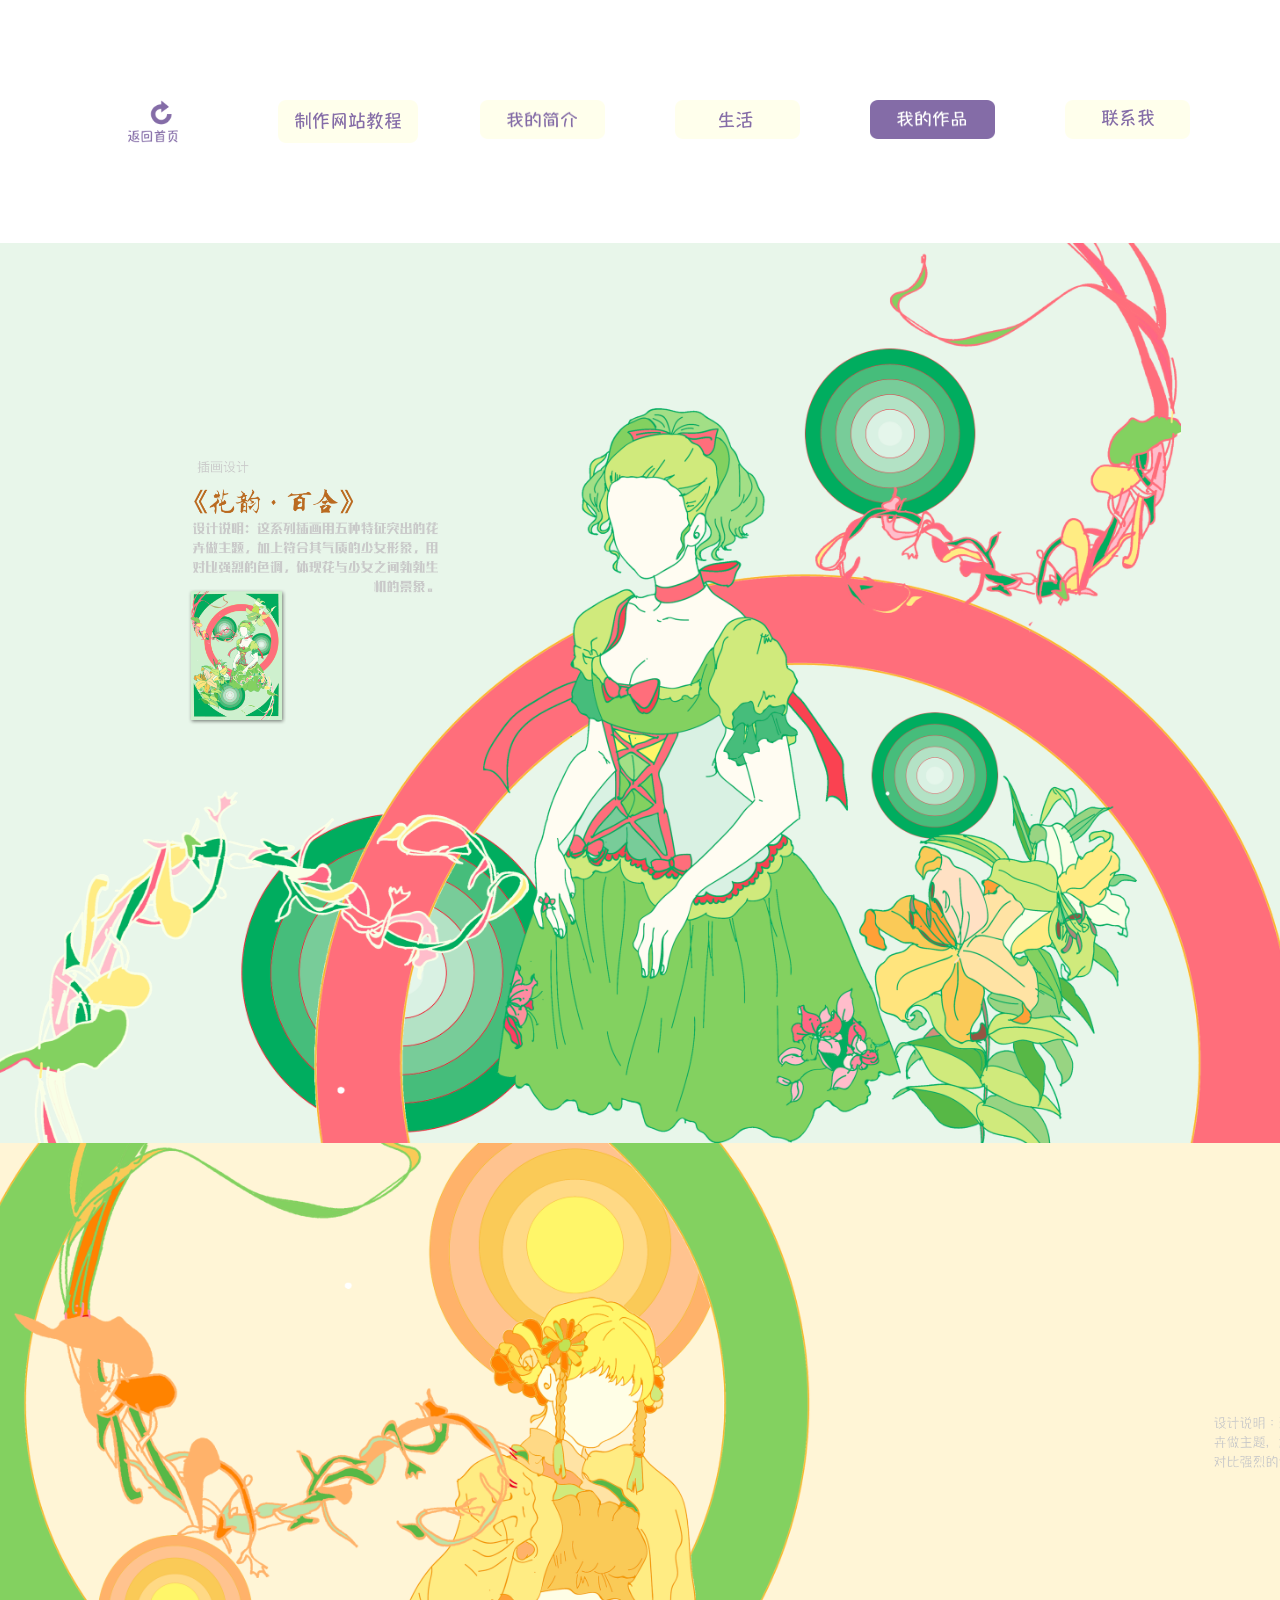
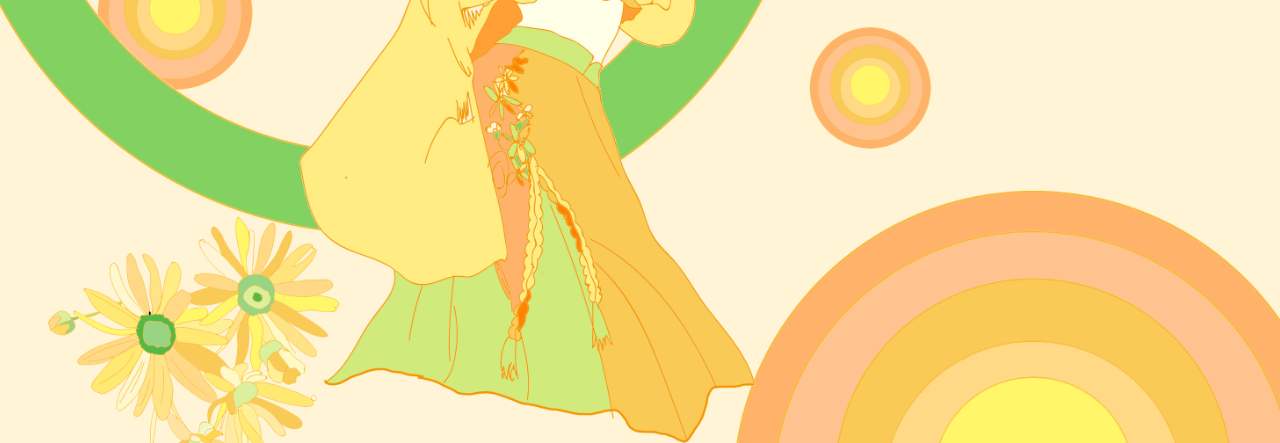
<file: html/baihe.html>
<!doctype html>
<html>
<head>
    <meta charset="utf-8">
    <meta name="keywords" content="">
    <meta name="description" content="">
    <meta name="viewport" content="width=device-width, initial-scale=1.0, viewport-fit=cover">
    <link rel="shortcut icon" type="image/png" href="favicon.png">
    
	<link rel="stylesheet" type="text/css" href="./css/bootstrap.min.css?4349">
	<link rel="stylesheet" type="text/css" href="style.css?1300">
	<link rel="stylesheet" type="text/css" href="./css/font-awesome.min.css">
	
    <title>baihe</title>


    
<!-- Analytics -->
 
<!-- Analytics END -->
    
</head>
<body>
<!-- Main container -->
<div class="page-container">
    
<!-- bloc-3 -->
<div class="bloc l-bloc" id="bloc-3">
	<div class="container bloc-lg">
		<div class="row">
			<div class="col">
				<div class="row">
					<div class="col">
						<a href="shouye.html"><img src="img/lazyload-ph.png" data-src="img/fanhuishouye.png" class="img-fluid mx-auto d-block img-26-style lazyload" /></a>
					</div>
					<div class="col">
						<a href="yumingzhuce.html"><img src="img/lazyload-ph.png" data-src="img/daohang1.0.png" class="img-fluid mx-auto d-block lazyload" /></a>
					</div>
					<div class="col">
						<a href="index.html"><img src="img/lazyload-ph.png" data-src="img/daohang2.2.png" class="img-fluid mx-auto d-block img-28-daohan-style lazyload" /></a>
					</div>
					<div class="col">
						<a href="wodshneghuo.html"><img src="img/lazyload-ph.png" data-src="img/编组%205.png" class="img-fluid mx-auto d-block lazyload" /></a>
					</div>
					<div class="col">
						<img src="img/lazyload-ph.png" data-src="img/zuoing.png" class="img-fluid mx-auto d-block img-zuoi-style lazyload" />
					</div>
					<div class="col">
						<a href="lianxiwo.html"><img src="img/lazyload-ph.png" data-src="img/编组%206.png" class="img-fluid mx-auto d-block lazyload" /></a>
					</div>
				</div>
			</div>
		</div>
	</div>
</div>
<!-- bloc-3 END -->

<!-- bloc-3 -->
<div class="bloc bg-baihe bloc-fill-screen f33 l-bloc" id="bloc-3">
	<div class="container">
		<div class="row">
			<div class="col">
				<div class="row">
					<div class="col">
						<div class="row">
							<div class="col">
								<div class="row">
									<div class="col">
										<img src="img/lazyload-ph.png" data-src="img/baihehsuom.png" class="img-fluid mx-auto d-block img-baihehsu-style scroll-fx-left-in lazyload" />
										<div class="row">
											<div class="col">
												<div class="row">
													<div class="col">
														<div class="row h">
															<div class="col">
																<div class="row">
																	<div class="col h">
																	</div>
																</div>
															</div>
														</div>
													</div>
												</div>
											</div>
										</div>
									</div>
								</div>
							</div>
							<div class="col">
								<div class="row k">
									<div class="col">
									</div>
								</div>
							</div>
						</div>
					</div>
				</div>
			</div>
		</div>
	</div>
</div>
<!-- bloc-3 END -->

<!-- bloc-4 -->
<div class="bloc cxd bg-chuju bloc-fill-screen l-bloc" id="bloc-4">
	<div class="container">
		<div class="row">
			<div class="col">
				<div class="row">
					<div class="col-lg-9">
					</div>
					<div class="col">
						<img src="img/lazyload-ph.png" data-src="img/chujushuom.png" class="img-fluid mx-auto d-block img-27-style scroll-fx-right-in lazyload" />
						<div class="row">
							<div class="col">
								<div class="row">
									<div class="col o">
									</div>
								</div>
							</div>
						</div>
					</div>
				</div>
			</div>
		</div>
	</div>
</div>
<!-- bloc-4 END -->

<!-- ScrollToTop Button -->
<a class="bloc-button btn btn-d scrollToTop" onclick="scrollToTarget('1',this)"><span class="fa fa-chevron-up"></span></a>
<!-- ScrollToTop Button END-->


</div>
<!-- Main container END -->
    

<script src="./js/jquery-3.3.1.min.js?9196"></script>
<script src="./js/bootstrap.bundle.min.js?5815"></script>
<script src="./js/blocs.min.js?2557"></script>
<script src="./js/lazysizes.min.js" defer></script>
<script src="./js/scrollFX.js?3568"></script>
<!-- Additional JS END -->



<!-- Preloader -->
<div id="page-loading-blocs-notifaction" class="page-preloader"></div>
<!-- Preloader END -->

</body>
</html>
</file>
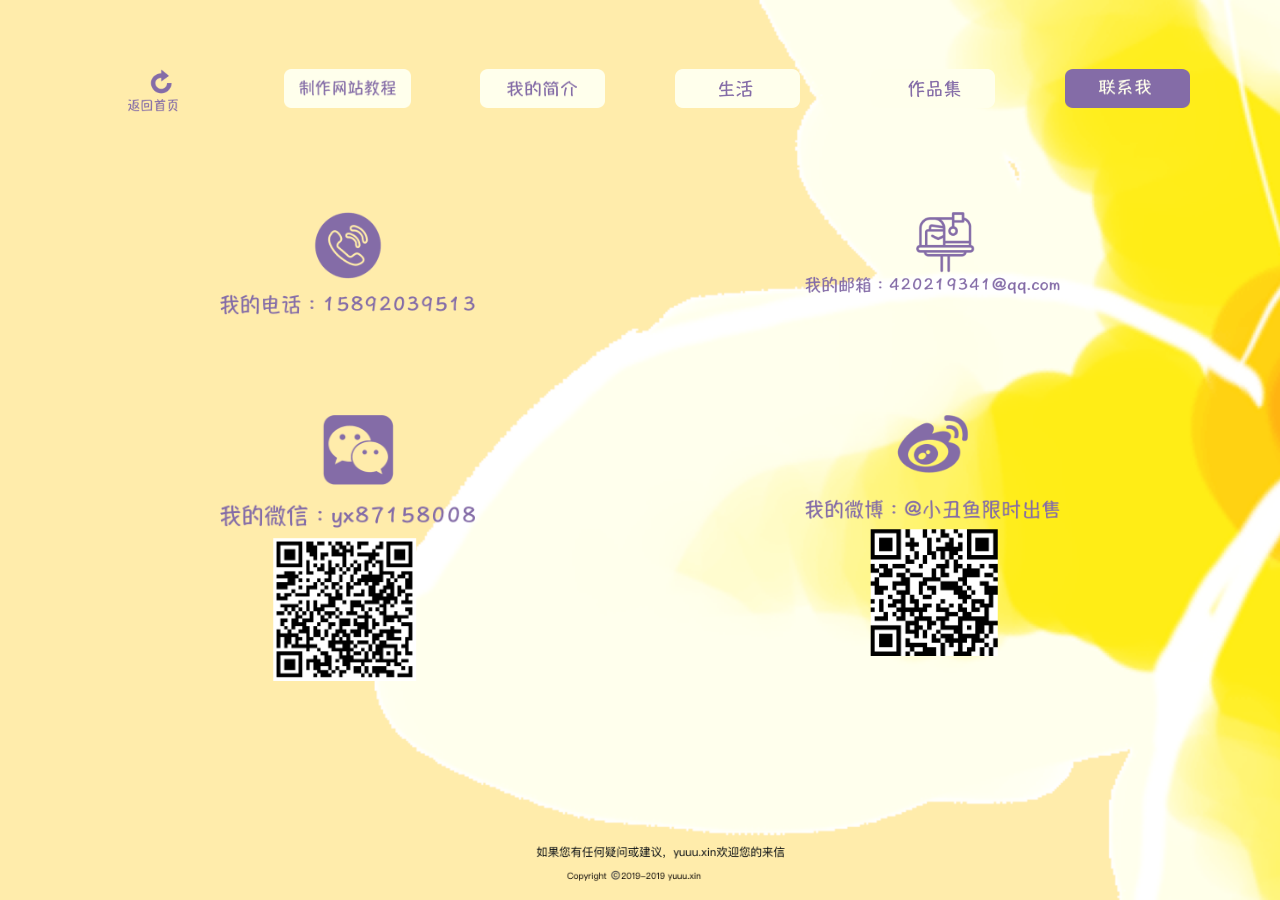
<file: html/lianxiwo.html>
<!doctype html>
<html>
<head>
    <meta charset="utf-8">
    <meta name="keywords" content="">
    <meta name="description" content="">
    <meta name="viewport" content="width=device-width, initial-scale=1.0, viewport-fit=cover">
    <link rel="shortcut icon" type="image/png" href="favicon.png">
    
	<link rel="stylesheet" type="text/css" href="./css/bootstrap.min.css?1409">
	<link rel="stylesheet" type="text/css" href="style.css?212">
	<link rel="stylesheet" type="text/css" href="./css/font-awesome.min.css">
	
    <title>lianxiwo</title>


    
<!-- Analytics -->
 
<!-- Analytics END -->
    
</head>
<body>
<!-- Main container -->
<div class="page-container">
    
<!-- bloc-2 -->
<div class="bloc bg-beijing3 bloc-fill-screen l-bloc" id="bloc-2">
	<div class="container">
		<div class="row">
			<div class="col">
				<div class="row">
					<div class="col">
						<div class="row">
							<div class="col">
								<a href="shouye.html"><img src="img/lazyload-ph.png" data-src="img/fanhuishouye.png" class="img-fluid mx-auto d-block img-fanhuishou-style lazyload" /></a>
							</div>
							<div class="col">
								<a href="yumingzhuce.html"><img src="img/lazyload-ph.png" data-src="img/daohang1.0.png" class="img-fluid mx-auto d-block img-17-style lazyload" /></a>
							</div>
							<div class="col">
								<a href="index.html"><img src="img/lazyload-ph.png" data-src="img/daohang2.2.png" class="img-fluid mx-auto d-block img-daohan-style lazyload" /></a>
							</div>
							<div class="col">
								<a href="wodshneghuo.html"><img src="img/lazyload-ph.png" data-src="img/编组%205.png" class="img-fluid mx-auto d-block lazyload" /></a>
							</div>
							<div class="col">
								<a href="baihe.html"><img src="img/lazyload-ph.png" data-src="img/编组%204.png" class="img-fluid mx-auto d-block lazyload" /></a>
							</div>
							<div class="col">
								<img src="img/lazyload-ph.png" data-src="img/lianxiwozi.png" class="img-fluid mx-auto d-block img-lianxiwo-style lazyload" />
							</div>
						</div>
					</div>
				</div>
				<div class="row">
					<div class="col">
						<div class="row">
							<div class="col">
								<div class="row">
									<div class="col">
										<img src="img/lazyload-ph.png" data-src="img/dianhua.png" class="img-fluid mx-auto d-block i lazyload" />
									</div>
									<div class="col">
										<img src="img/lazyload-ph.png" data-src="img/youxiang.png" class="img-fluid mx-auto d-block i lazyload" />
									</div>
								</div>
							</div>
						</div>
						<div class="row">
							<div class="col">
								<div class="row">
									<div class="col">
										<img src="img/lazyload-ph.png" data-src="img/weixin.png" class="img-fluid mx-auto d-block dj lazyload" />
									</div>
									<div class="col">
										<img src="img/lazyload-ph.png" data-src="img/weibo.png" class="img-fluid mx-auto d-block dj lazyload" />
									</div>
								</div>
							</div>
						</div>
					</div>
				</div>
			</div>
		</div>
	</div>
</div>
<!-- bloc-2 END -->

<!-- ScrollToTop Button -->
<a class="bloc-button btn btn-d scrollToTop" onclick="scrollToTarget('1',this)"><span class="fa fa-chevron-up"></span></a>
<!-- ScrollToTop Button END-->


</div>
<!-- Main container END -->
    

<script src="./js/jquery-3.3.1.min.js?9196"></script>
<script src="./js/bootstrap.bundle.min.js?5815"></script>
<script src="./js/blocs.min.js?2557"></script>
<script src="./js/lazysizes.min.js" defer></script>
<!-- Additional JS END -->



<!-- Preloader -->
<div id="page-loading-blocs-notifaction" class="page-preloader"></div>
<!-- Preloader END -->

</body>
</html>
</file>
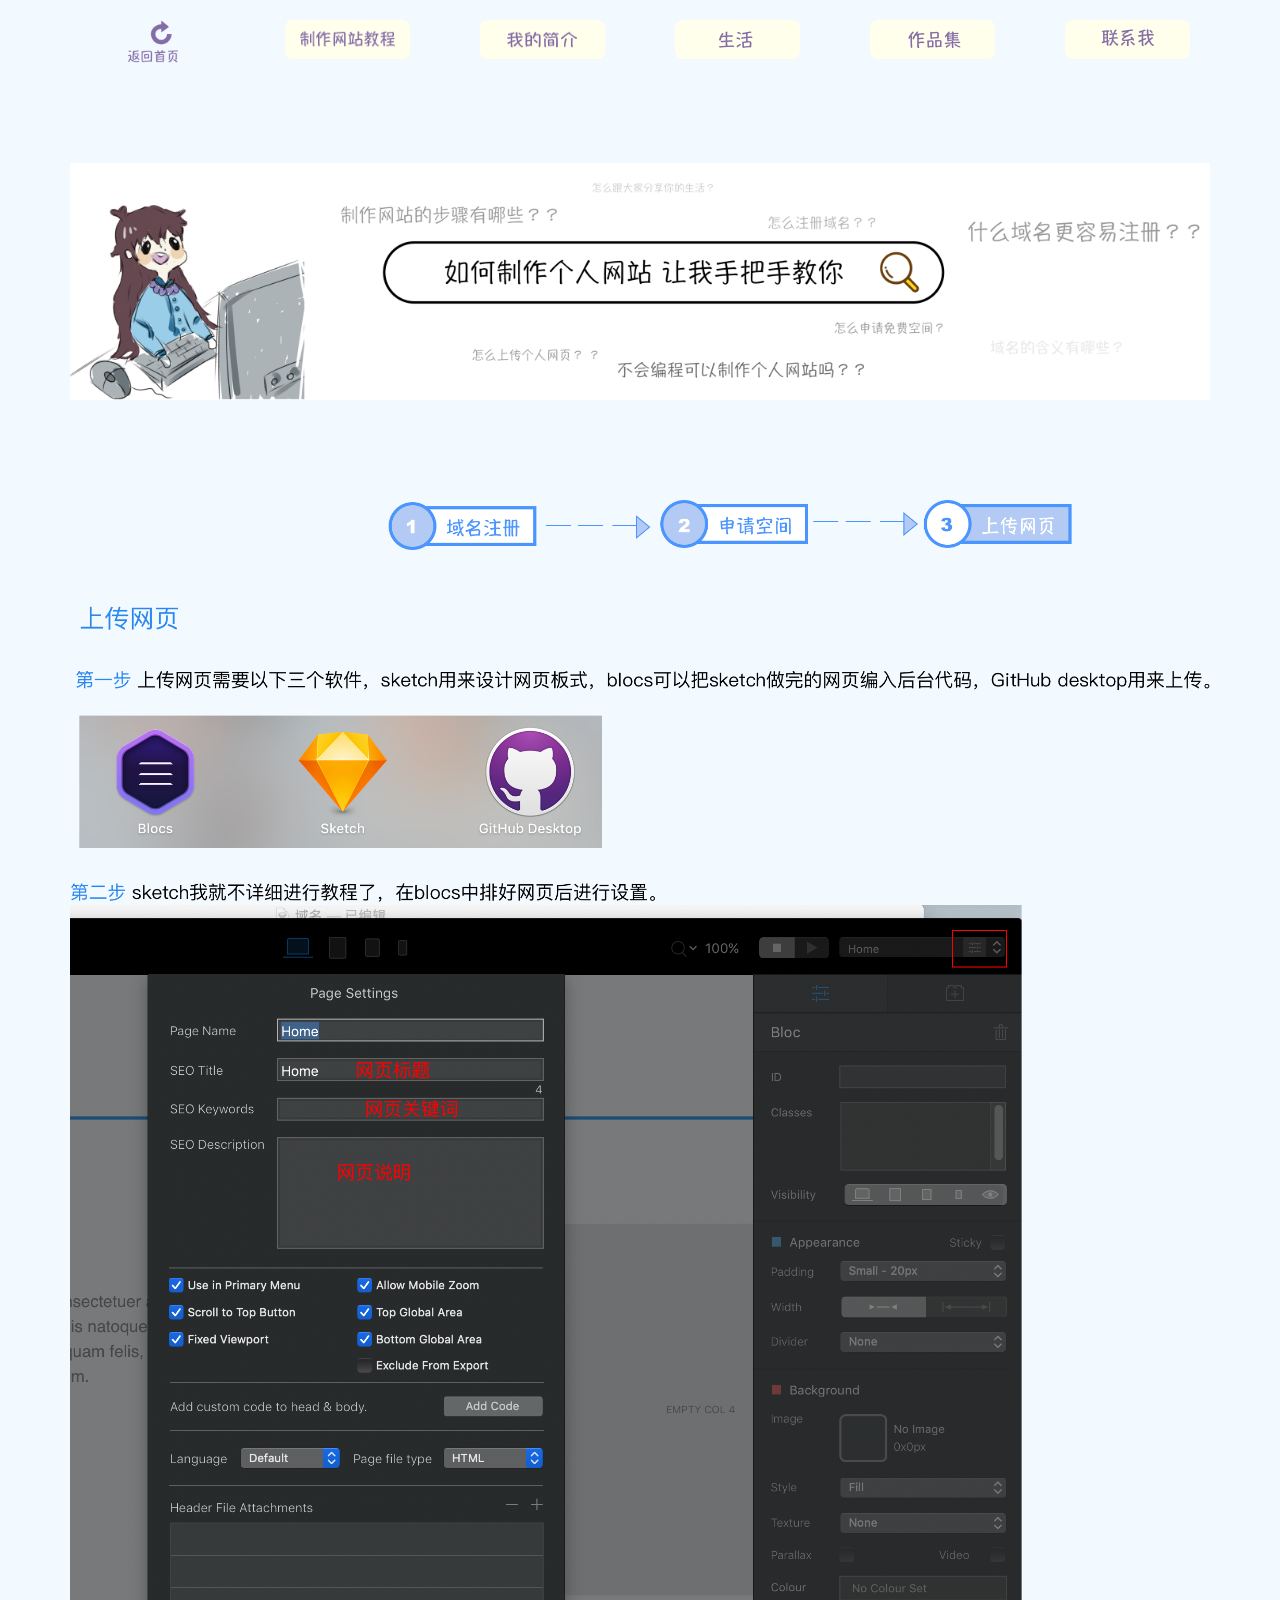
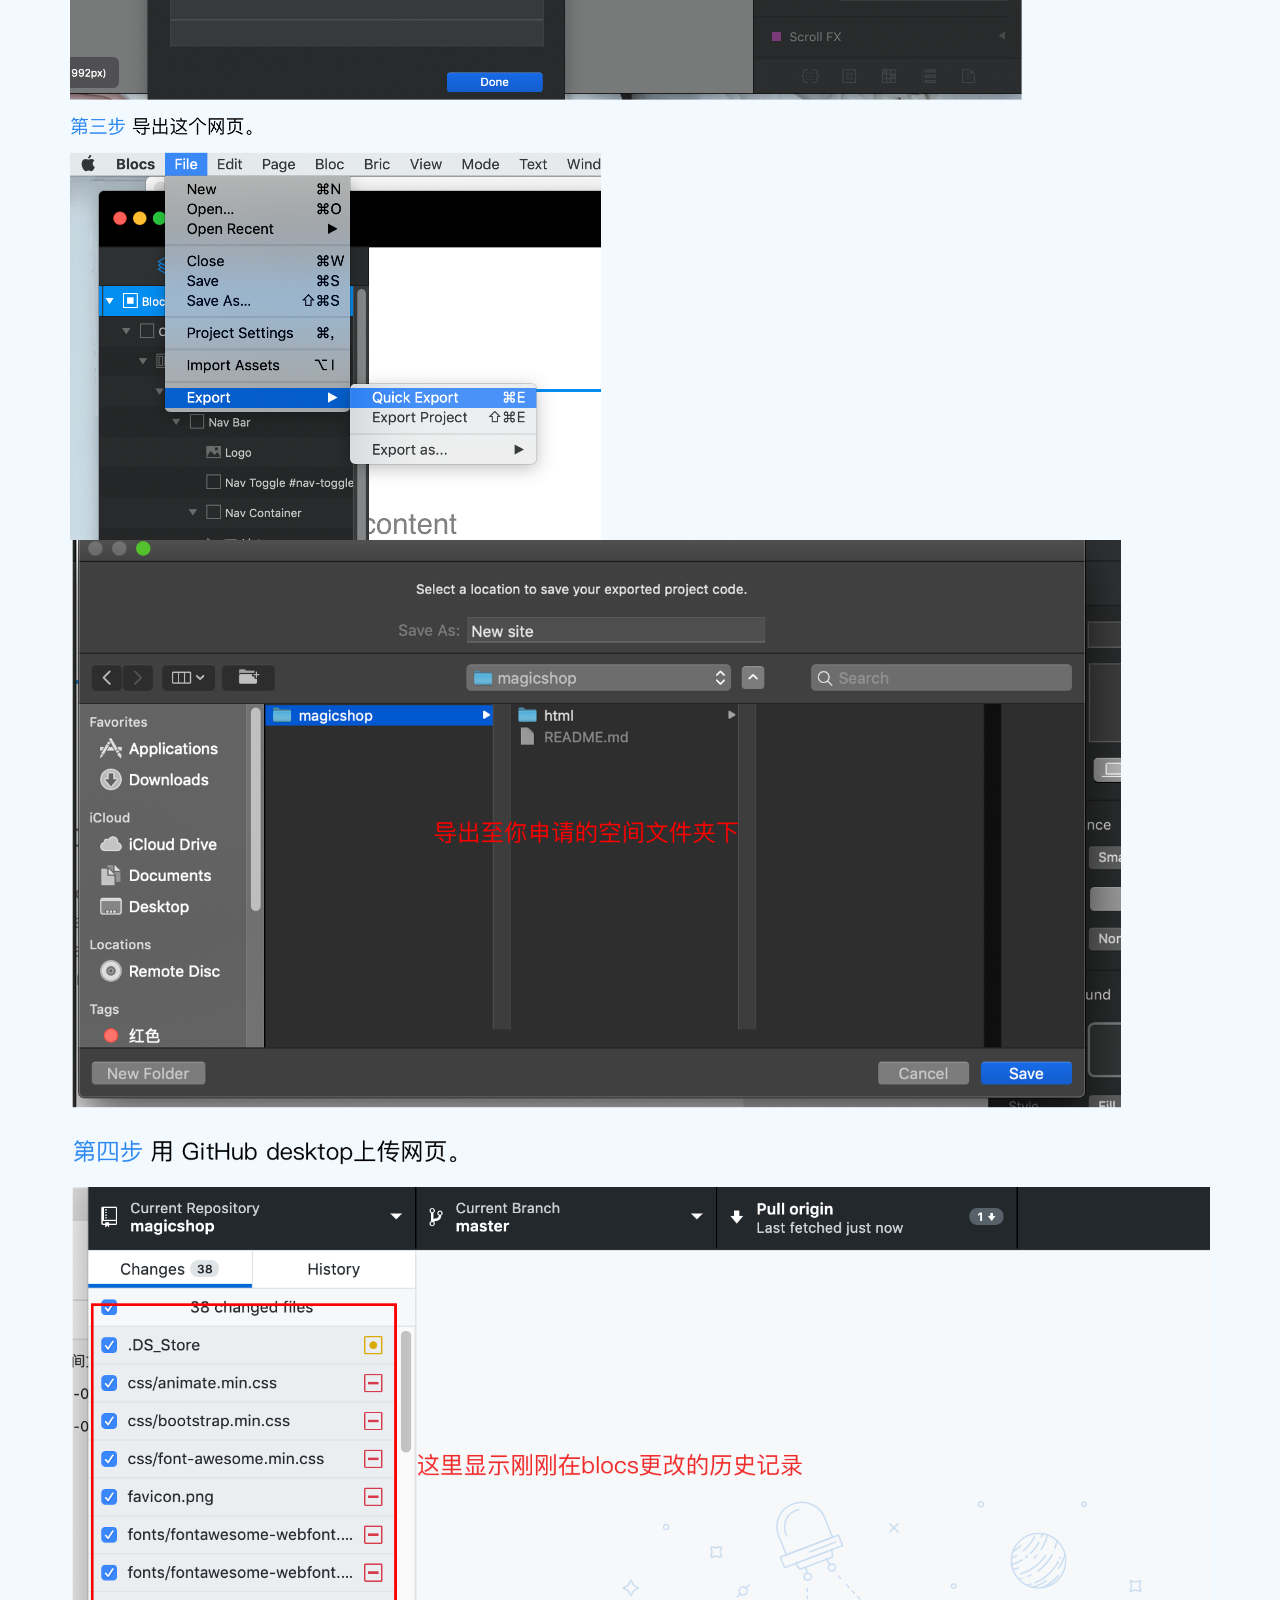
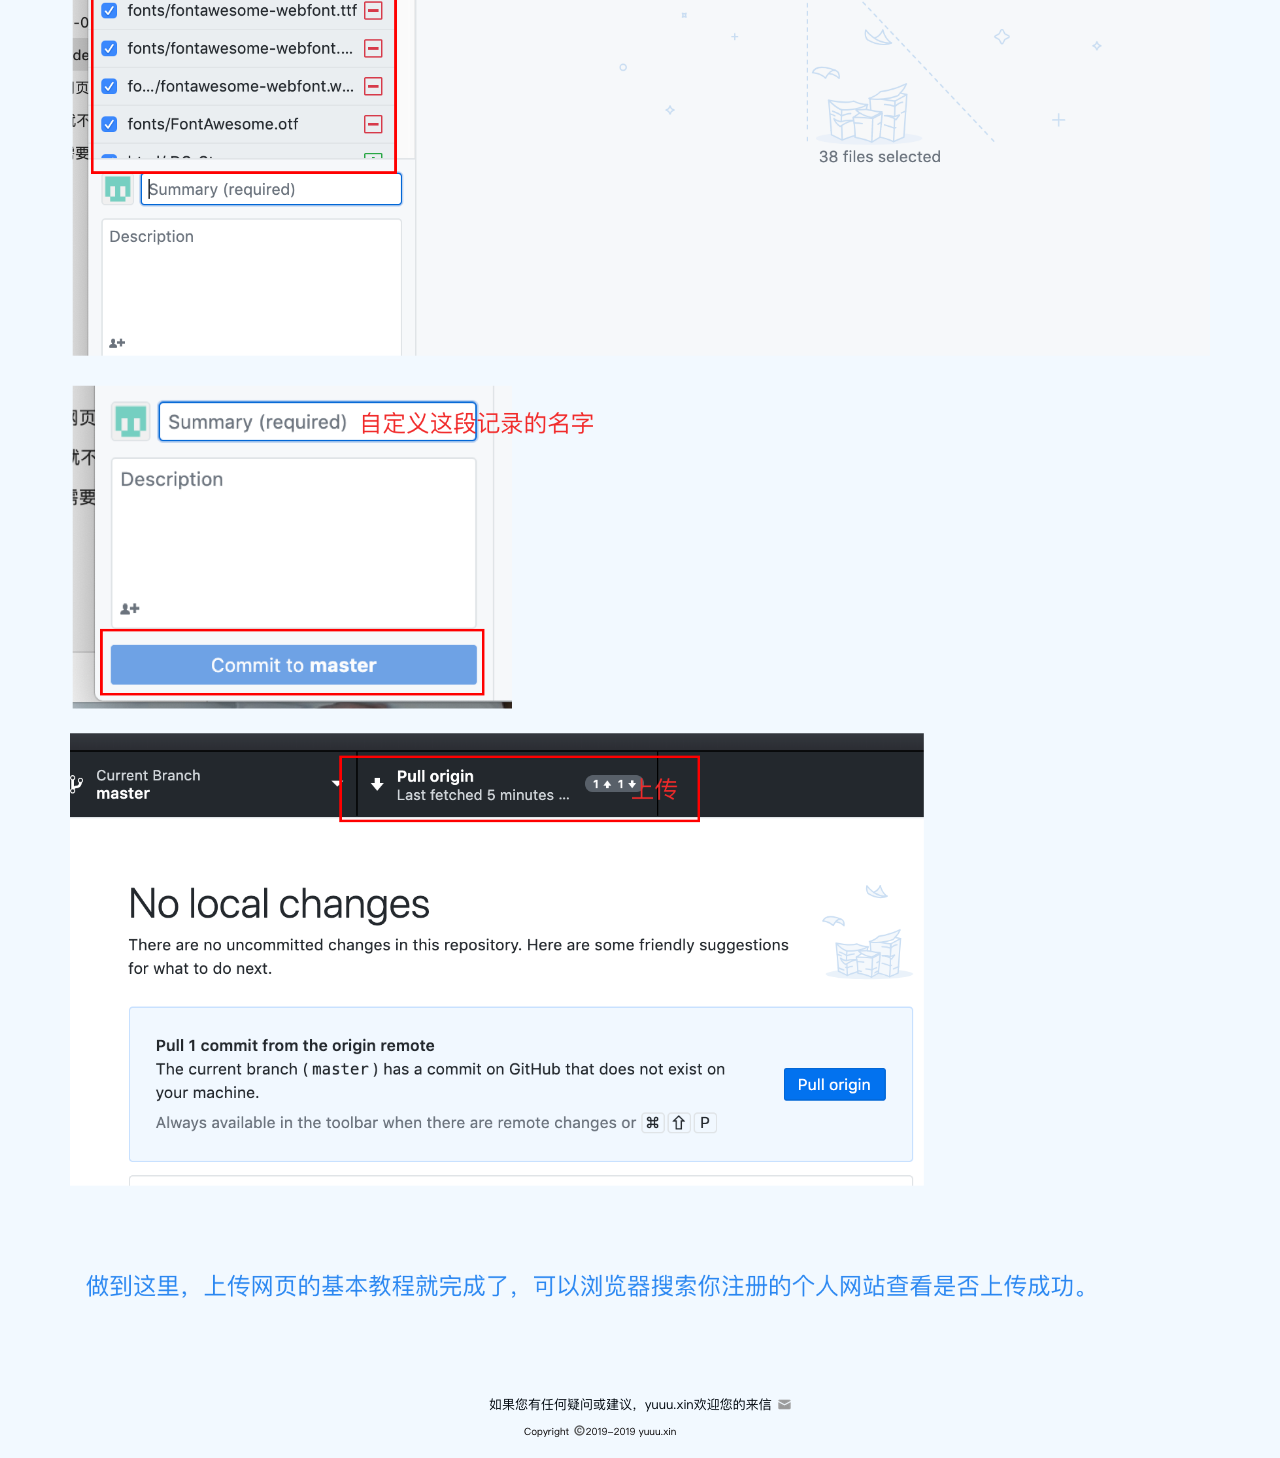
<file: html/shangchuanwangye.html>
<!doctype html>
<html>
<head>
    <meta charset="utf-8">
    <meta name="keywords" content="">
    <meta name="description" content="">
    <meta name="viewport" content="width=device-width, initial-scale=1.0, viewport-fit=cover">
    <link rel="shortcut icon" type="image/png" href="favicon.png">
    
	<link rel="stylesheet" type="text/css" href="./css/bootstrap.min.css?5939">
	<link rel="stylesheet" type="text/css" href="style.css?9086">
	<link rel="stylesheet" type="text/css" href="./css/font-awesome.min.css">
	
    <title>shangchuanwangye</title>


    
<!-- Analytics -->
 
<!-- Analytics END -->
    
</head>
<body>
<!-- Main container -->
<div class="page-container">
    
<!-- bloc-11 -->
<div class="bloc l-bloc cduia bloc-fill-screen" id="bloc-11">
	<div class="container">
		<div class="row">
			<div class="col">
				<div class="row">
					<div class="col">
						<a href="shouye.html"><img src="img/lazyload-ph.png" data-src="img/fanhuishouye.png" class="img-fluid mx-auto d-block img-68-style lazyload" /></a>
					</div>
					<div class="col">
						<img src="img/lazyload-ph.png" data-src="img/daohang1.0.png" class="img-fluid mx-auto d-block img-69-style lazyload" />
					</div>
					<div class="col">
						<a href="index.html"><img src="img/lazyload-ph.png" data-src="img/daohang2.2.png" class="img-fluid mx-auto d-block img-70-style lazyload" /></a>
					</div>
					<div class="col">
						<a href="wodshneghuo.html"><img src="img/lazyload-ph.png" data-src="img/编组%205.png" class="img-fluid mx-auto d-block lazyload" /></a>
					</div>
					<div class="col">
						<a href="baihe.html"><img src="img/lazyload-ph.png" data-src="img/编组%204.png" class="img-fluid mx-auto d-block lazyload" /></a>
					</div>
					<div class="col">
						<a href="lianxiwo.html"><img src="img/lazyload-ph.png" data-src="img/编组%206.png" class="img-fluid mx-auto d-block lazyload" /></a>
					</div>
				</div><img src="img/lazyload-ph.png" data-src="img/bantou.png" class="img-fluid mx-auto d-block dk lazyload" /><img src="img/lazyload-ph.png" data-src="img/shang%20chaun.png" class="img-fluid mx-auto d-block dk lazyload" /><img src="img/lazyload-ph.png" data-src="img/shangchuan.png" class="img-fluid mx-auto d-block lazyload" /><img src="img/lazyload-ph.png" data-src="img/banquan.png" class="img-fluid mx-auto d-block dk lazyload" />
			</div>
		</div>
	</div>
</div>
<!-- bloc-11 END -->

<!-- ScrollToTop Button -->
<a class="bloc-button btn btn-d scrollToTop" onclick="scrollToTarget('1',this)"><span class="fa fa-chevron-up"></span></a>
<!-- ScrollToTop Button END-->


</div>
<!-- Main container END -->
    

<script src="./js/jquery-3.3.1.min.js?9196"></script>
<script src="./js/bootstrap.bundle.min.js?5815"></script>
<script src="./js/blocs.min.js?2557"></script>
<script src="./js/lazysizes.min.js" defer></script>
<!-- Additional JS END -->



<!-- Preloader -->
<div id="page-loading-blocs-notifaction" class="page-preloader"></div>
<!-- Preloader END -->

</body>
</html>
</file>
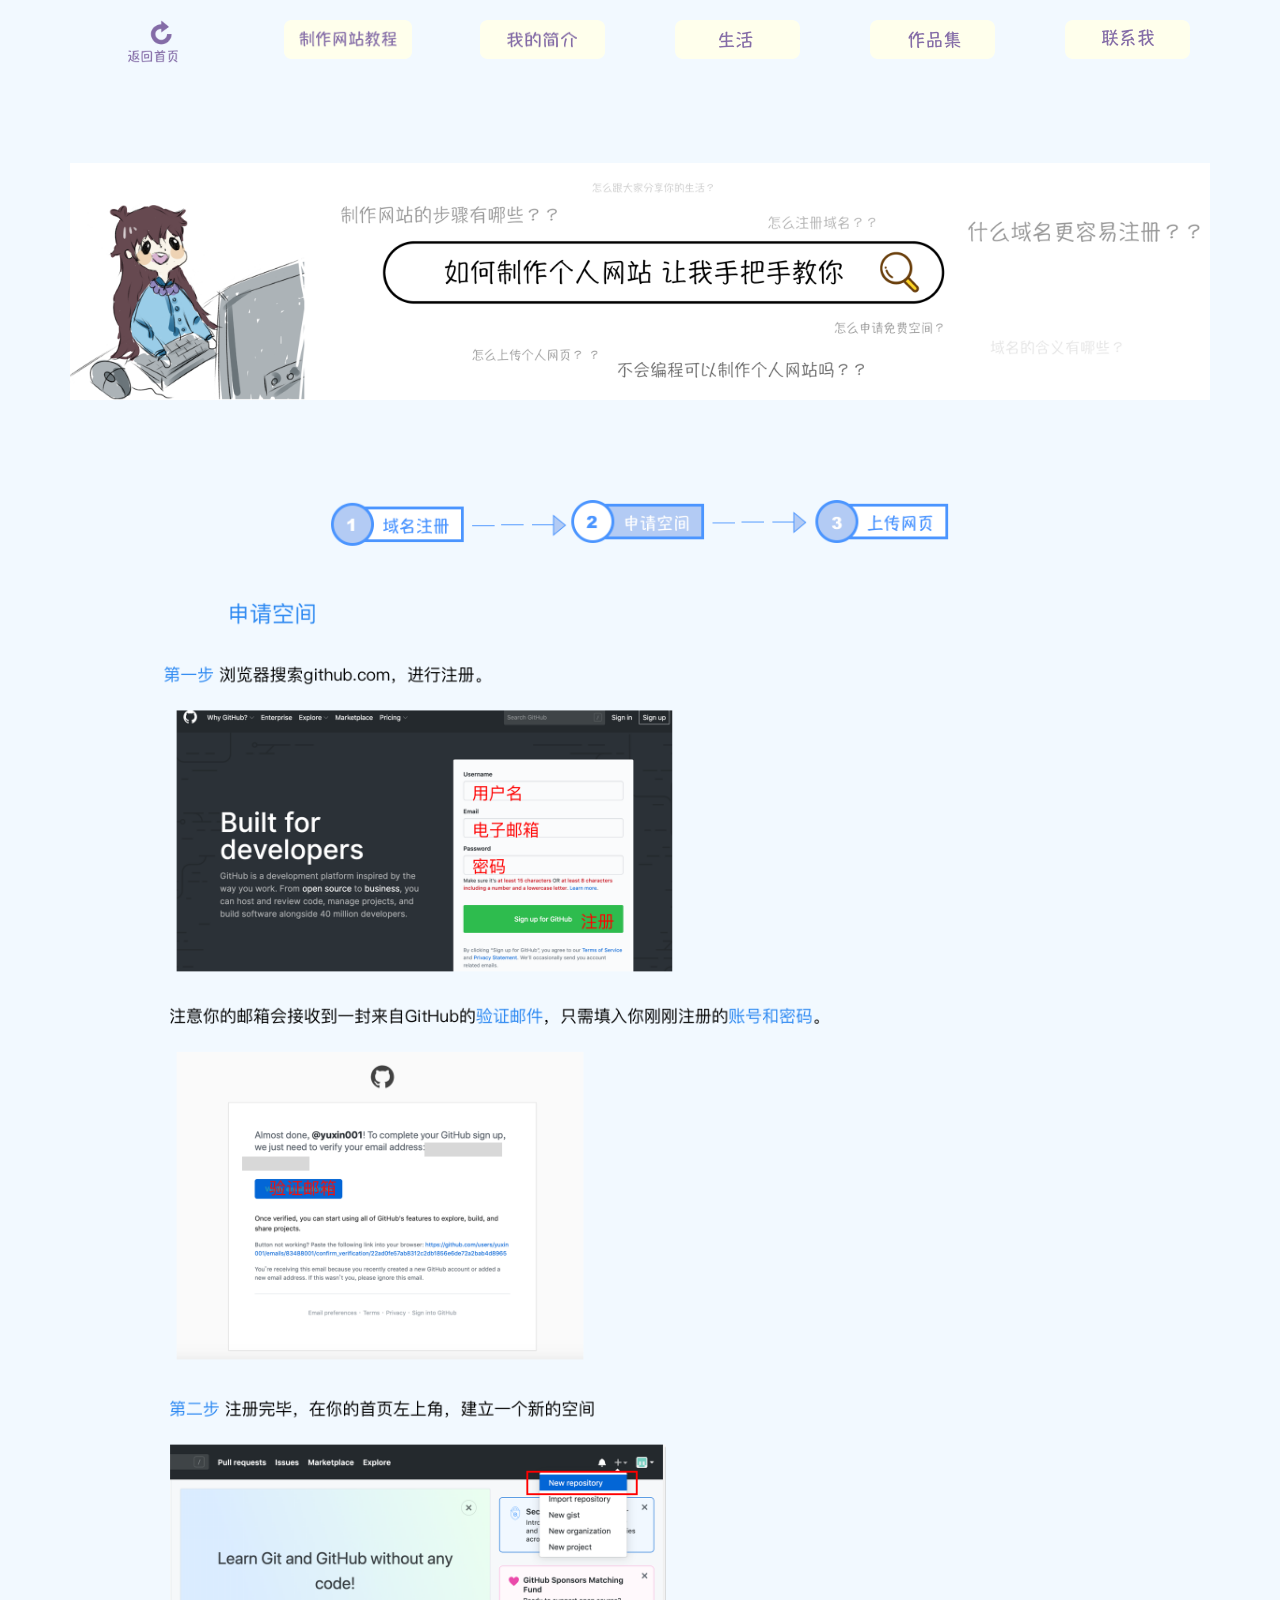
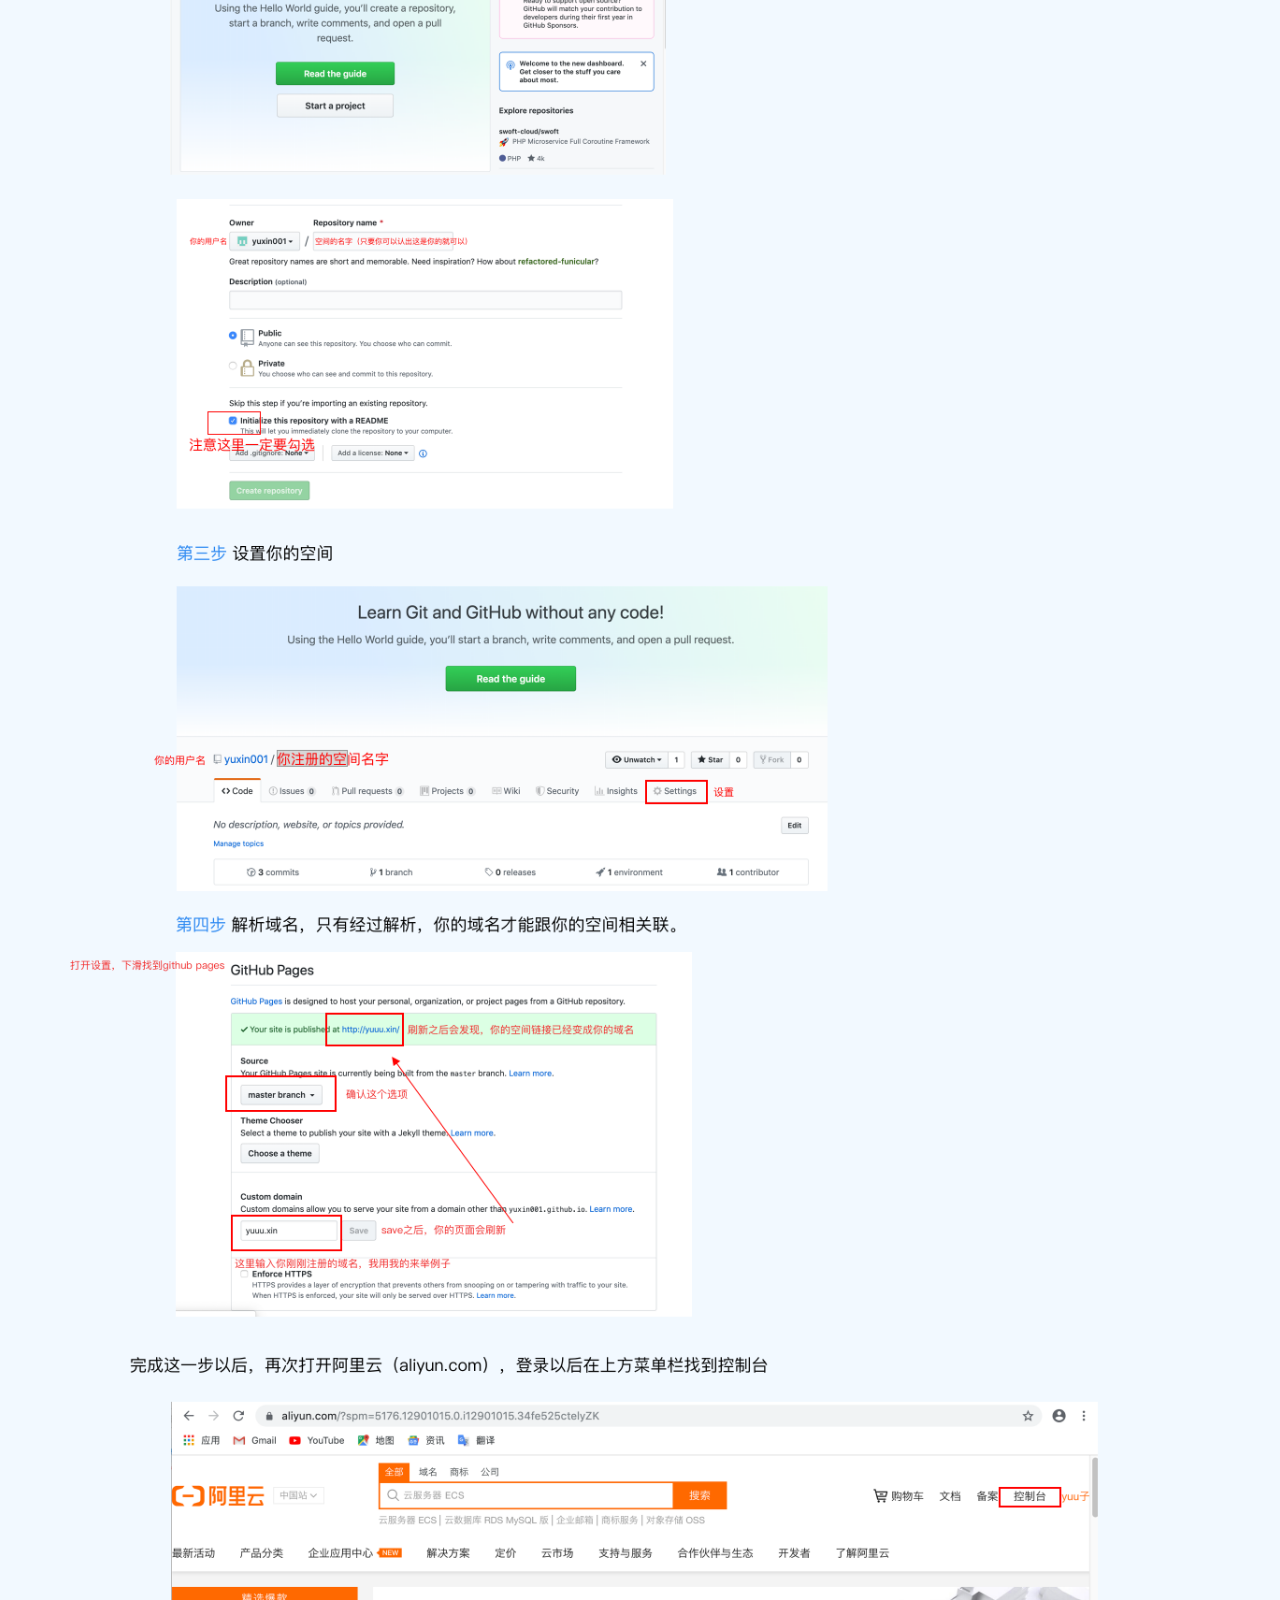
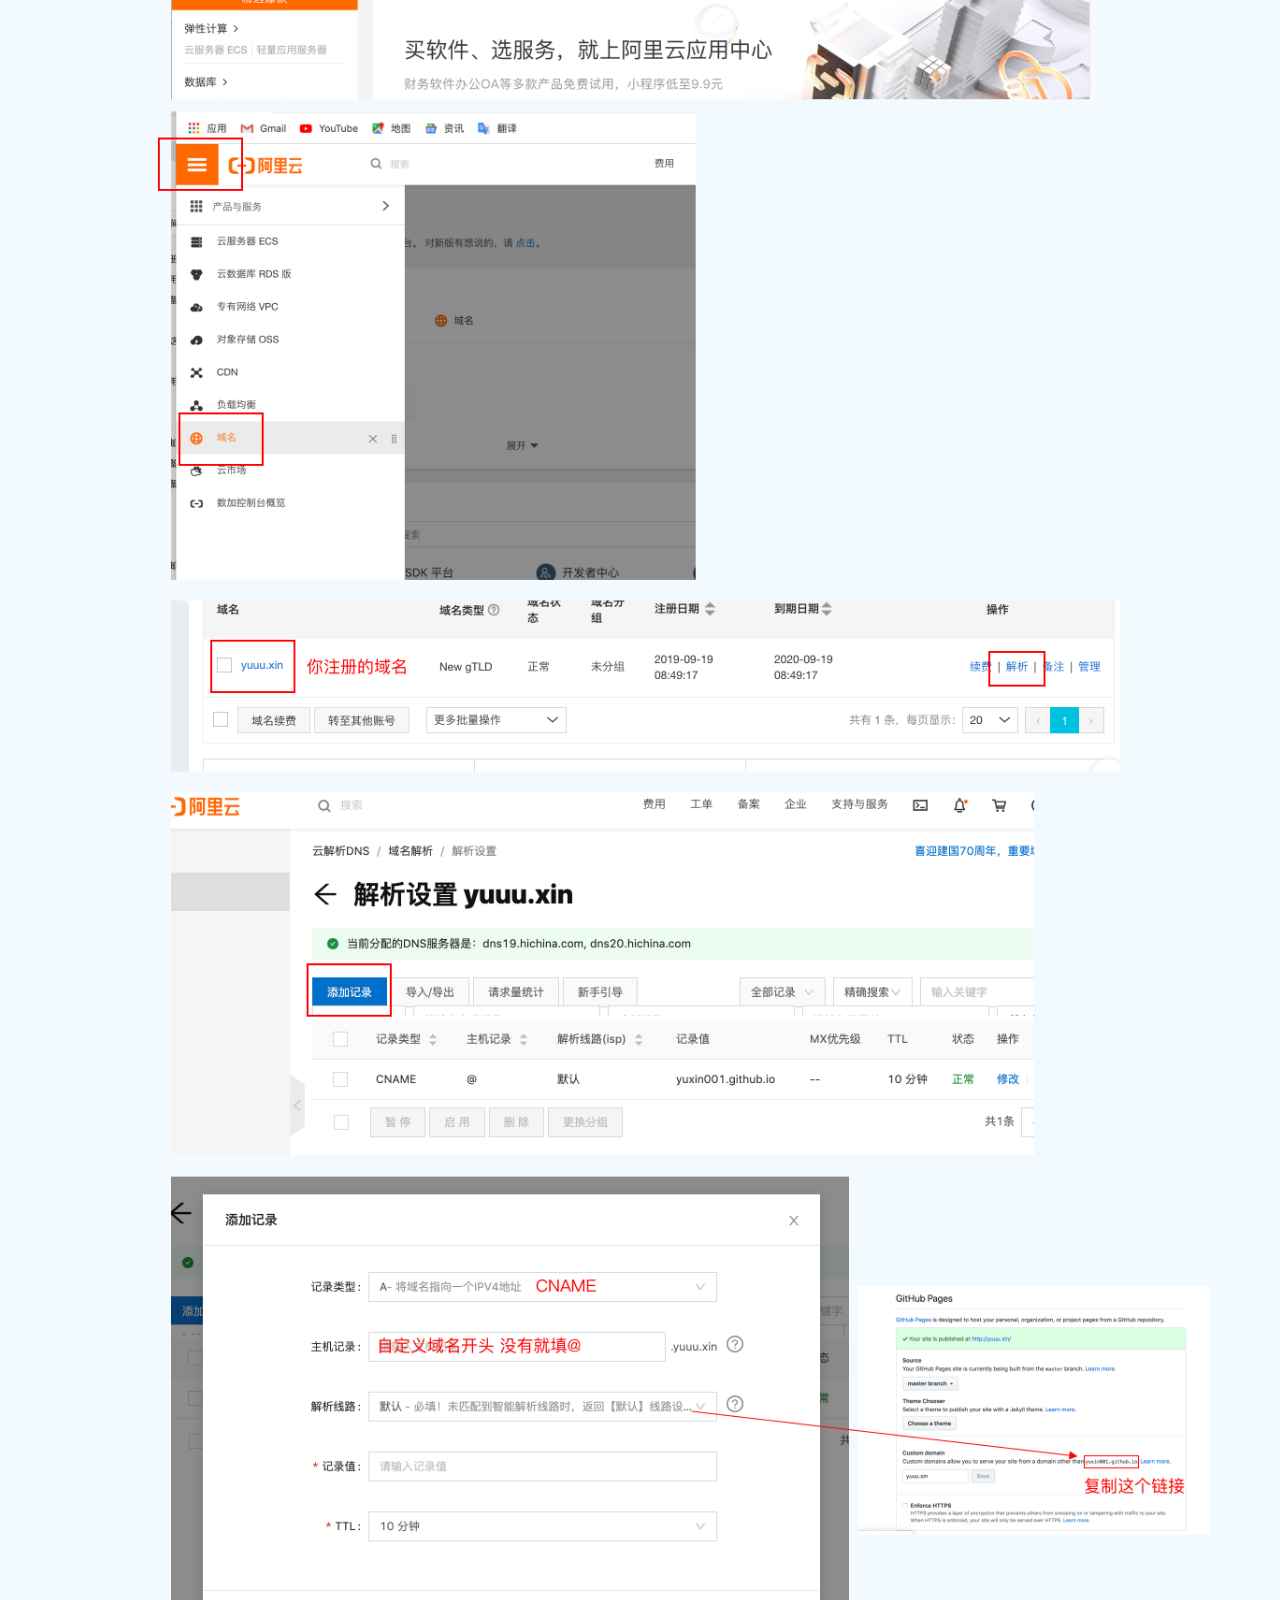
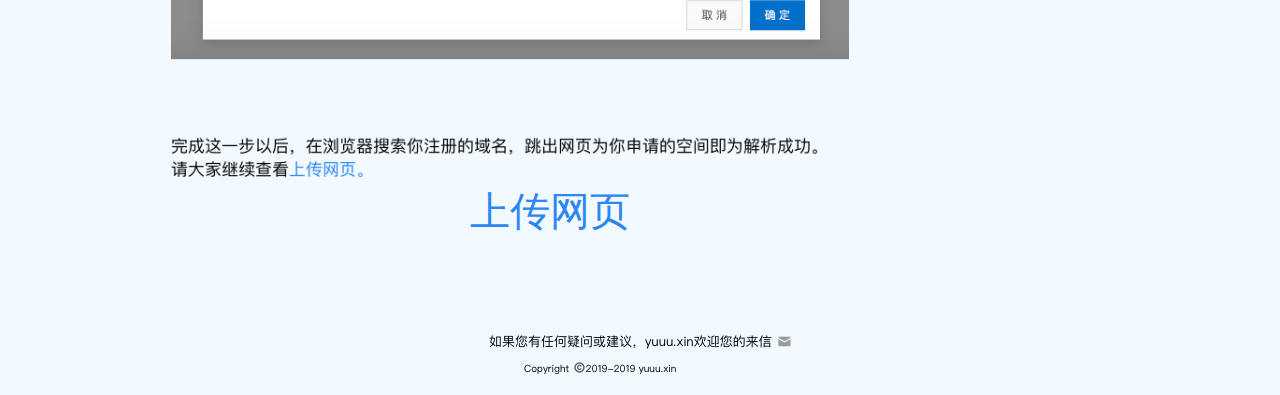
<file: html/shengqingkongjian.html>
<!doctype html>
<html>
<head>
    <meta charset="utf-8">
    <meta name="keywords" content="">
    <meta name="description" content="">
    <meta name="viewport" content="width=device-width, initial-scale=1.0, viewport-fit=cover">
    <link rel="shortcut icon" type="image/png" href="favicon.png">
    
	<link rel="stylesheet" type="text/css" href="./css/bootstrap.min.css?2774">
	<link rel="stylesheet" type="text/css" href="style.css?6209">
	<link rel="stylesheet" type="text/css" href="./css/font-awesome.min.css">
	
    <title>shengqingkongjian</title>


    
<!-- Analytics -->
 
<!-- Analytics END -->
    
</head>
<body>
<!-- Main container -->
<div class="page-container">
    
<!-- bloc-10 -->
<div class="bloc cduia l-bloc bloc-fill-screen" id="bloc-10">
	<div class="container">
		<div class="row">
			<div class="col">
				<div class="row">
					<div class="col">
						<img src="img/lazyload-ph.png" data-src="img/fanhuishouye.png" class="img-fluid mx-auto d-block img-59-style lazyload" />
					</div>
					<div class="col">
						<img src="img/lazyload-ph.png" data-src="img/daohang1.0.png" class="img-fluid mx-auto d-block img-60-style lazyload" />
					</div>
					<div class="col">
						<a href="index.html"><img src="img/lazyload-ph.png" data-src="img/daohang2.2.png" class="img-fluid mx-auto d-block img-61-style lazyload" /></a>
					</div>
					<div class="col">
						<a href="wodshneghuo.html"><img src="img/lazyload-ph.png" data-src="img/编组%205.png" class="img-fluid mx-auto d-block lazyload" /></a>
					</div>
					<div class="col">
						<a href="baihe.html"><img src="img/lazyload-ph.png" data-src="img/编组%204.png" class="img-fluid mx-auto d-block lazyload" /></a>
					</div>
					<div class="col">
						<a href="lianxiwo.html"><img src="img/lazyload-ph.png" data-src="img/编组%206.png" class="img-fluid mx-auto d-block lazyload" /></a>
					</div>
				</div><img src="img/lazyload-ph.png" data-src="img/bantou.png" class="img-fluid mx-auto d-block dk lazyload" /><img src="img/lazyload-ph.png" data-src="img/kongjian.png" class="img-fluid mx-auto d-block dk lazyload" />
				<h1 class="mg-md">
					&nbsp; &nbsp; &nbsp; &nbsp; &nbsp; &nbsp; &nbsp; &nbsp; &nbsp; &nbsp; &nbsp; &nbsp; &nbsp; &nbsp; &nbsp; &nbsp; &nbsp; &nbsp;&nbsp;<a class="ltc-bleu-de-france" href="shangchuanwangye.html">上传网页</a>
				</h1><img src="img/lazyload-ph.png" data-src="img/banquan.png" class="img-fluid mx-auto d-block dk lazyload" />
			</div>
		</div>
	</div>
</div>
<!-- bloc-10 END -->

<!-- ScrollToTop Button -->
<a class="bloc-button btn btn-d scrollToTop" onclick="scrollToTarget('1',this)"><span class="fa fa-chevron-up"></span></a>
<!-- ScrollToTop Button END-->


</div>
<!-- Main container END -->
    

<script src="./js/jquery-3.3.1.min.js?9196"></script>
<script src="./js/bootstrap.bundle.min.js?5815"></script>
<script src="./js/blocs.min.js?2557"></script>
<script src="./js/lazysizes.min.js" defer></script>
<!-- Additional JS END -->



<!-- Preloader -->
<div id="page-loading-blocs-notifaction" class="page-preloader"></div>
<!-- Preloader END -->

</body>
</html>
</file>
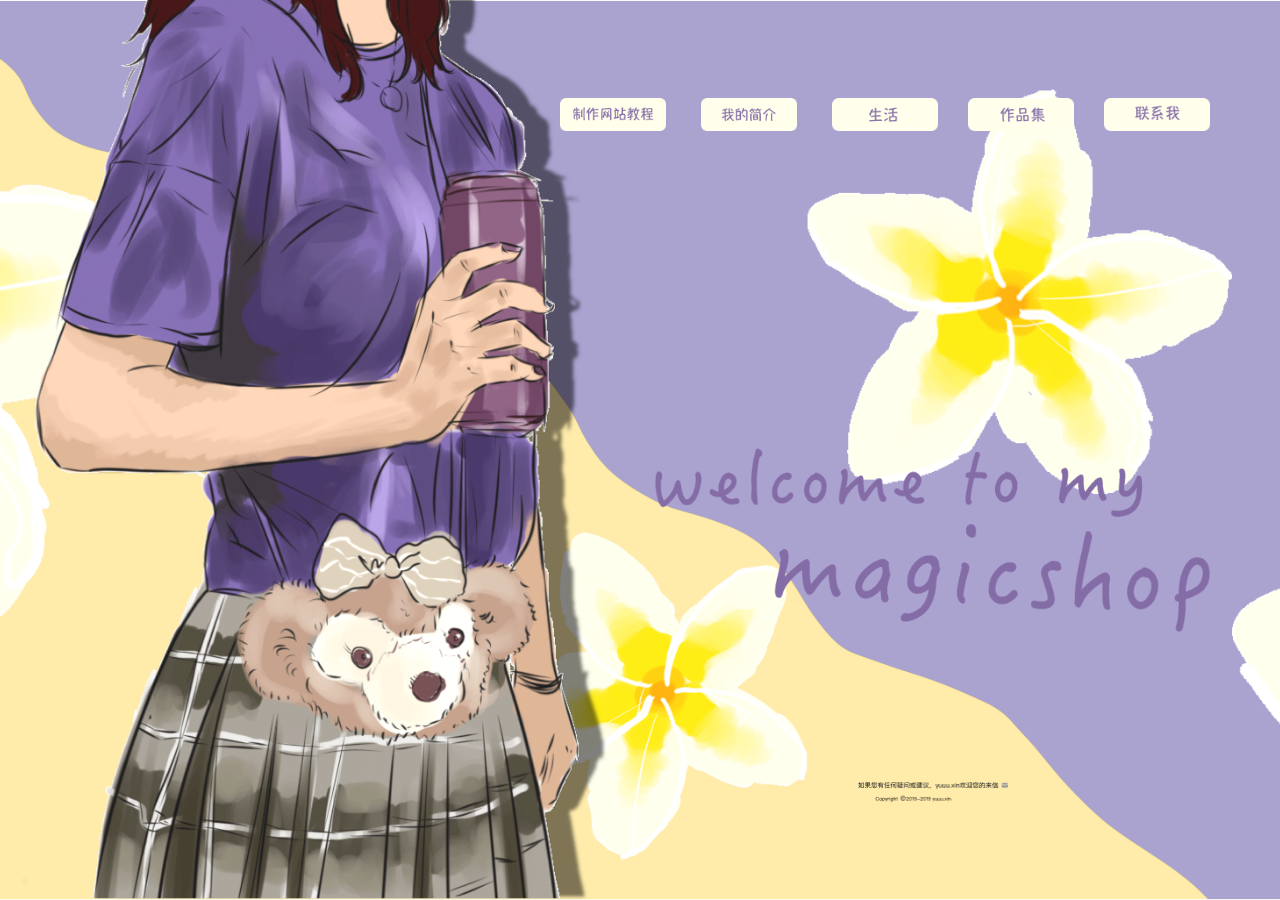
<file: html/shouye.html>
<!doctype html>
<html>
<head>
    <meta charset="utf-8">
    <meta name="keywords" content="">
    <meta name="description" content="">
    <meta name="viewport" content="width=device-width, initial-scale=1.0, viewport-fit=cover">
    <link rel="shortcut icon" type="image/png" href="favicon.png">
    
	<link rel="stylesheet" type="text/css" href="./css/bootstrap.min.css?5278">
	<link rel="stylesheet" type="text/css" href="style.css?8707">
	<link rel="stylesheet" type="text/css" href="./css/font-awesome.min.css">
	
    <title>shouye</title>


    
<!-- Analytics -->
 
<!-- Analytics END -->
    
</head>
<body>
<!-- Main container -->
<div class="page-container">
    
<!-- bloc-1 -->
<div class="bloc bg-beijing1 bloc-fill-screen l-bloc" id="bloc-1">
	<div class="container">
		<div class="row">
			<div class="col">
				<div class="row">
					<div class="col-12">
						<div class="row">
							<div class="col">
								<div class="row">
									<div class="l col-lg-4">
									</div>
									<div class="col">
										<div class="row">
											<div class="col">
												<a href="yumingzhuce.html"><img src="img/lazyload-ph.png" data-src="img/daohang1.0.png" class="img-fluid mx-auto d-block img-9-style lazyload" /></a>
											</div>
											<div class="col">
												<a href="index.html"><img src="img/lazyload-ph.png" data-src="img/daohang2.2.png" class="img-fluid mx-auto d-block img-10-style lazyload" /></a>
											</div>
											<div class="col">
												<a href="wodshneghuo.html"><img src="img/lazyload-ph.png" data-src="img/编组%205.png" class="img-fluid mx-auto d-block img-编组-5-style lazyload" /></a>
											</div>
											<div class="col">
												<a href="baihe.html"><img src="img/lazyload-ph.png" data-src="img/编组%204.png" class="img-fluid mx-auto d-block img-编组-4-style lazyload" /></a>
											</div>
											<div class="col">
												<a href="lianxiwo.html"><img src="img/lazyload-ph.png" data-src="img/编组%206.png" class="img-fluid mx-auto d-block img-编组-6-style lazyload" /></a>
											</div>
										</div>
									</div>
								</div>
							</div>
						</div>
						<div class="row">
							<div class="col">
								<div class="row">
									<div class="col">
									</div>
									<div class="col">
										<img src="img/lazyload-ph.png" data-src="img/biaoti.png" class="img-fluid mx-auto d-block l lazyload" /><img src="img/lazyload-ph.png" data-src="img/banquan.png" class="img-fluid mx-auto d-block w img-banqu-style lazyload" />
									</div>
								</div>
							</div>
						</div>
					</div>
				</div>
			</div>
		</div>
	</div>
</div>
<!-- bloc-1 END -->

<!-- ScrollToTop Button -->
<a class="bloc-button btn btn-d scrollToTop" onclick="scrollToTarget('1',this)"><span class="fa fa-chevron-up"></span></a>
<!-- ScrollToTop Button END-->


</div>
<!-- Main container END -->
    

<script src="./js/jquery-3.3.1.min.js?9196"></script>
<script src="./js/bootstrap.bundle.min.js?5815"></script>
<script src="./js/blocs.min.js?2557"></script>
<script src="./js/lazysizes.min.js" defer></script>
<!-- Additional JS END -->



<!-- Preloader -->
<div id="page-loading-blocs-notifaction" class="page-preloader"></div>
<!-- Preloader END -->

</body>
</html>
</file>
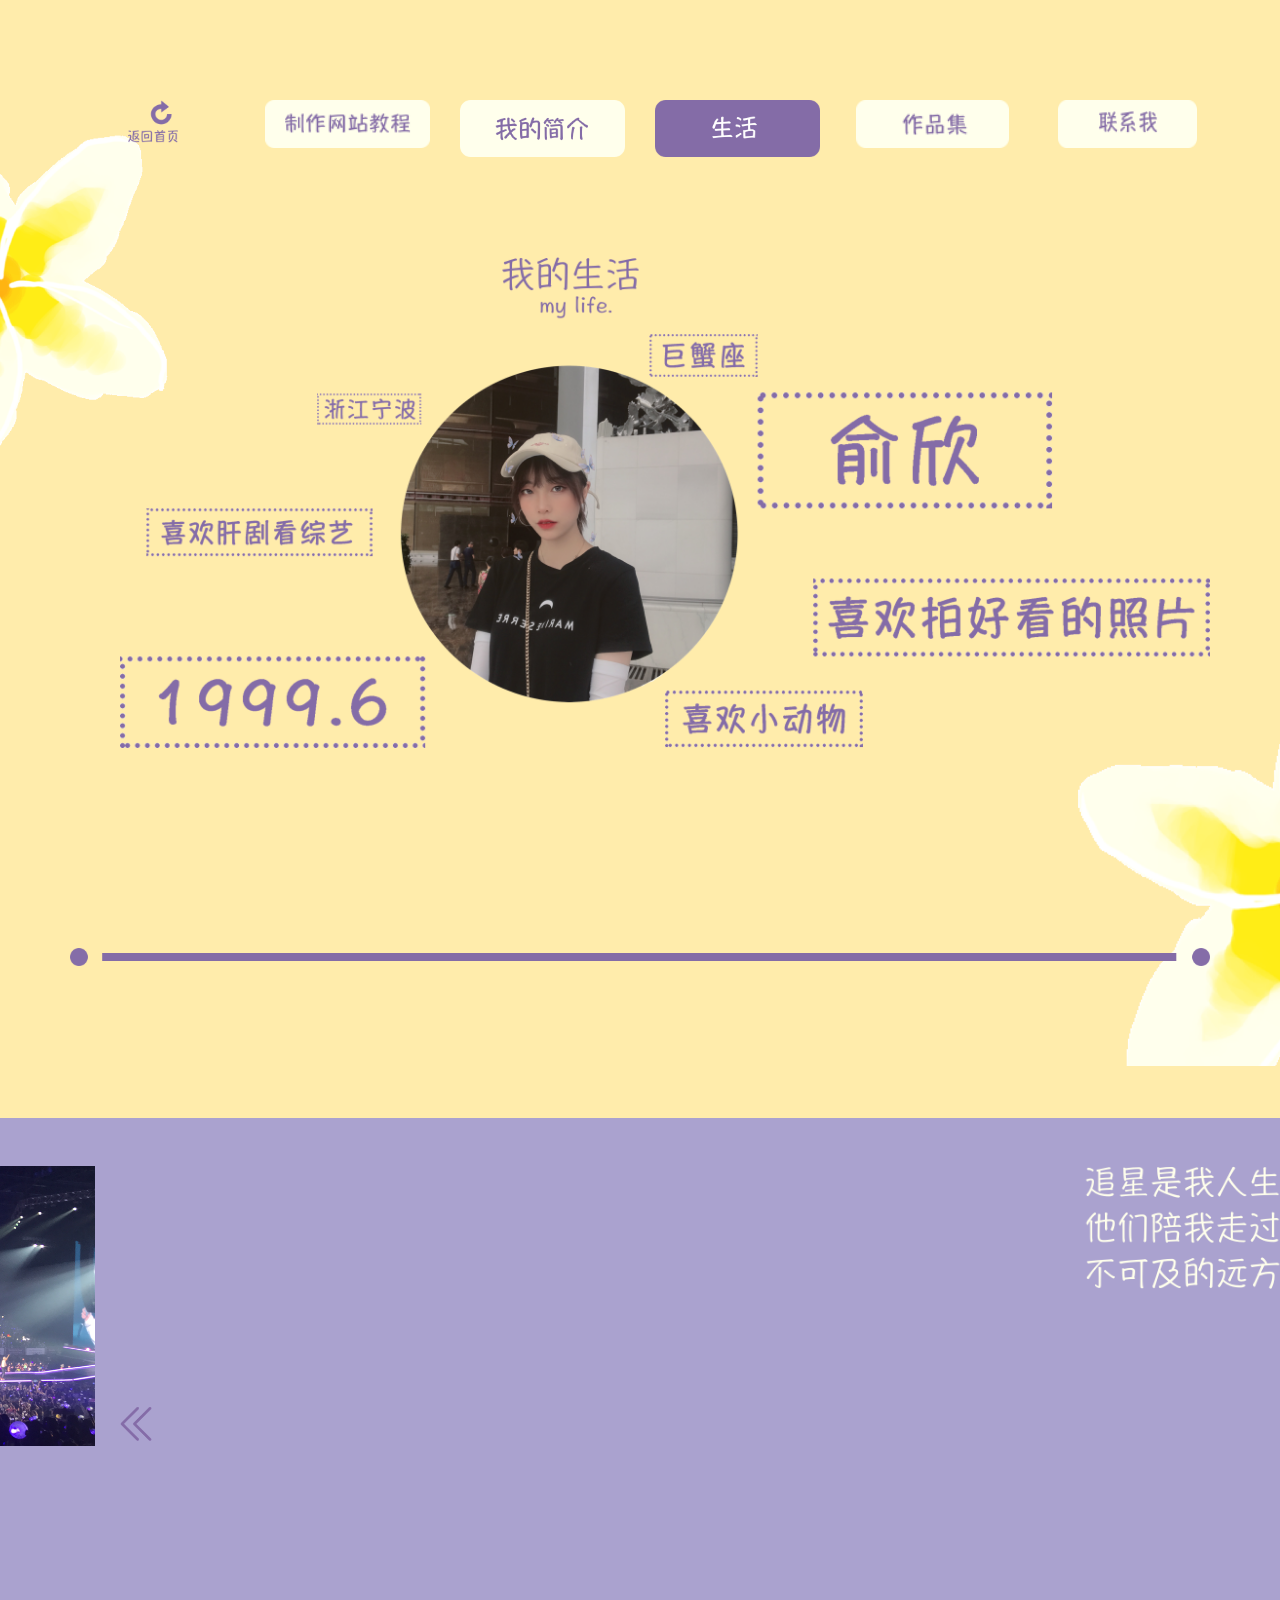
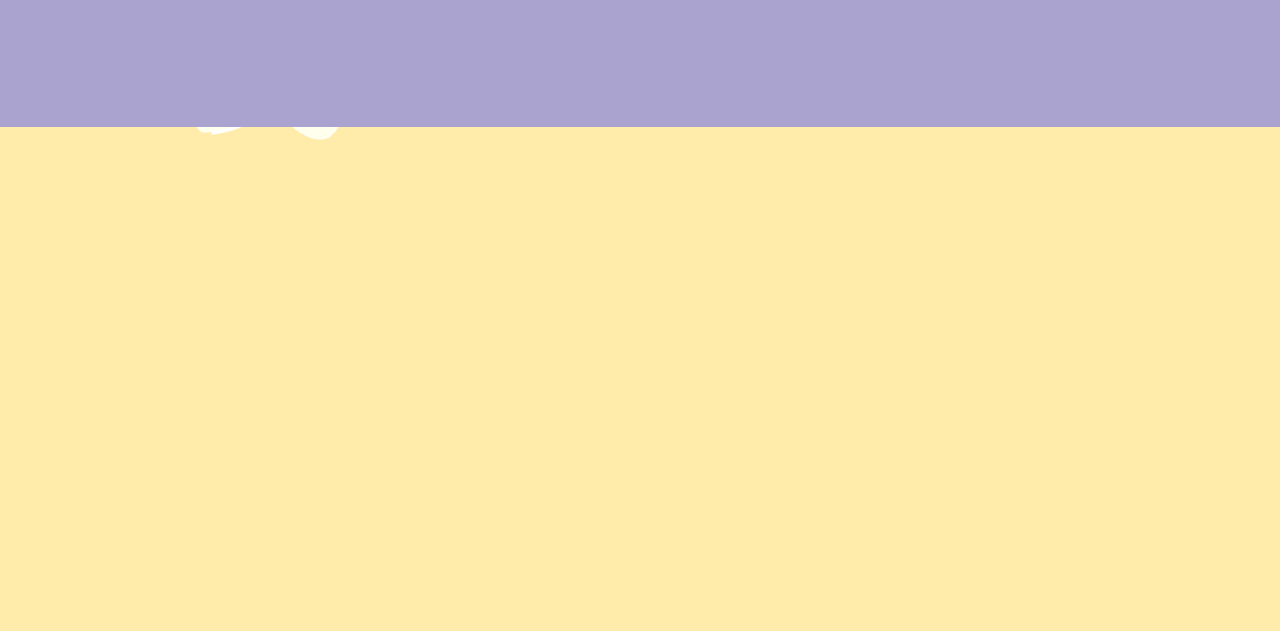
<file: html/wodshneghuo.html>
<!doctype html>
<html>
<head>
    <meta charset="utf-8">
    <meta name="keywords" content="">
    <meta name="description" content="">
    <meta name="viewport" content="width=device-width, initial-scale=1.0, viewport-fit=cover">
    <link rel="shortcut icon" type="image/png" href="favicon.png">
    
	<link rel="stylesheet" type="text/css" href="./css/bootstrap.min.css?1225">
	<link rel="stylesheet" type="text/css" href="style.css?2565">
	<link rel="stylesheet" type="text/css" href="./css/font-awesome.min.css">
	
    <title>wodshneghuo</title>


    
<!-- Analytics -->
 
<!-- Analytics END -->
    
</head>
<body>
<!-- Main container -->
<div class="page-container">
    
<!-- bloc-6 -->
<div class="bloc bg-beij10 l-bloc" id="bloc-6">
	<div class="container bloc-lg">
		<div class="row">
			<div class="col">
				<div class="row">
					<div class="col">
						<div class="row">
							<div class="col">
								<img src="img/lazyload-ph.png" data-src="img/fanhuishouye.png" class="img-fluid mx-auto d-block img-28-style lazyload" />
							</div>
							<div class="col">
								<a href="yumingzhuce.html"><img src="img/lazyload-ph.png" data-src="img/daohang1.0.png" class="img-fluid mx-auto d-block img-29-style lazyload " /></a>
							</div>
							<div class="col">
								<a href="index.html"><img src="img/lazyload-ph.png" data-src="img/daohang2.2.png" class="img-fluid mx-auto d-block lazyload" /></a>
							</div>
							<div class="col">
								<img src="img/lazyload-ph.png" data-src="img/shenghuozi.png" class="img-fluid mx-auto d-block lazyload" />
							</div>
							<div class="col">
								<a href="baihe.html"><img src="img/lazyload-ph.png" data-src="img/编组%204.png" class="img-fluid mx-auto d-block img-32-style lazyload" /></a>
							</div>
							<div class="col">
								<a href="lianxiwo.html"><img src="img/lazyload-ph.png" data-src="img/编组%206.png" class="img-fluid mx-auto d-block img-33-style lazyload" /></a>
							</div>
						</div>
					</div>
				</div>
				<div class="row">
					<div class="col">
						<img src="img/lazyload-ph.png" data-src="img/编组%202.png" class="img-fluid mx-auto d-block dw7 lazyload" /><img src="img/lazyload-ph.png" data-src="img/xain.png" class="img-fluid mx-auto d-block vfa lazyload" />
					</div>
				</div>
			</div>
		</div>
	</div>
</div>
<!-- bloc-6 END -->

<!-- bloc-7 -->
<div class="bloc bg-biejng12 bg-repeat l-bloc" id="bloc-7">
	<div class="container bloc-lg">
		<div class="row">
			<div class="col">
				<div class="row">
					<div class="col">
						<img src="img/lazyload-ph.png" data-src="img/yanhcanghui.png" class="img-fluid mx-auto d-block scroll-fx-left-in lazyload" />
					</div>
					<div class="col">
						<img src="img/lazyload-ph.png" data-src="img/追星是我人生中不可磨灭的一部分，是他们陪.png" class="img-fluid mx-auto d-block scroll-fx-right-in lazyload" />
					</div>
				</div>
				<div class="row">
					<div class="col">
						<img src="img/lazyload-ph.png" data-src="img/jiangxaig.png" class="img-fluid mx-auto d-block miaoosdnv scroll-fx-left-in lazyload" />
					</div>
					<div class="col">
						<img src="img/lazyload-ph.png" data-src="img/fdsn.png" class="img-fluid mx-auto d-block hvds scroll-fx-right-in lazyload" />
					</div>
				</div>
			</div>
		</div>
	</div>
</div>
<!-- bloc-7 END -->

<!-- bloc-8 -->
<div class="bloc bg-鳖精 l-bloc" id="bloc-8">
	<div class="container bloc-lg">
		<div class="row">
			<div class="col">
				<img src="img/lazyload-ph.png" data-src="img/wenzi.png" class="img-fluid mx-auto d-block lazyload" /><img src="img/lazyload-ph.png" data-src="img/zhaopian1.png" class="img-fluid mx-auto d-block zhaopian lazyload" /><img src="img/lazyload-ph.png" data-src="img/guanzhuwo.png" class="img-fluid mx-auto d-block zhaopian lazyload" /><img src="img/lazyload-ph.png" data-src="img/banquan.png" class="img-fluid mx-auto d-block lazyload" />
			</div>
		</div>
	</div>
</div>
<!-- bloc-8 END -->

<!-- ScrollToTop Button -->
<a class="bloc-button btn btn-d scrollToTop" onclick="scrollToTarget('1',this)"><span class="fa fa-chevron-up"></span></a>
<!-- ScrollToTop Button END-->


</div>
<!-- Main container END -->
    

<script src="./js/jquery-3.3.1.min.js?9196"></script>
<script src="./js/bootstrap.bundle.min.js?5815"></script>
<script src="./js/blocs.min.js?2557"></script>
<script src="./js/lazysizes.min.js" defer></script>
<script src="./js/scrollFX.js?6290"></script>
<!-- Additional JS END -->



<!-- Preloader -->
<div id="page-loading-blocs-notifaction" class="page-preloader"></div>
<!-- Preloader END -->

</body>
</html>
</file>
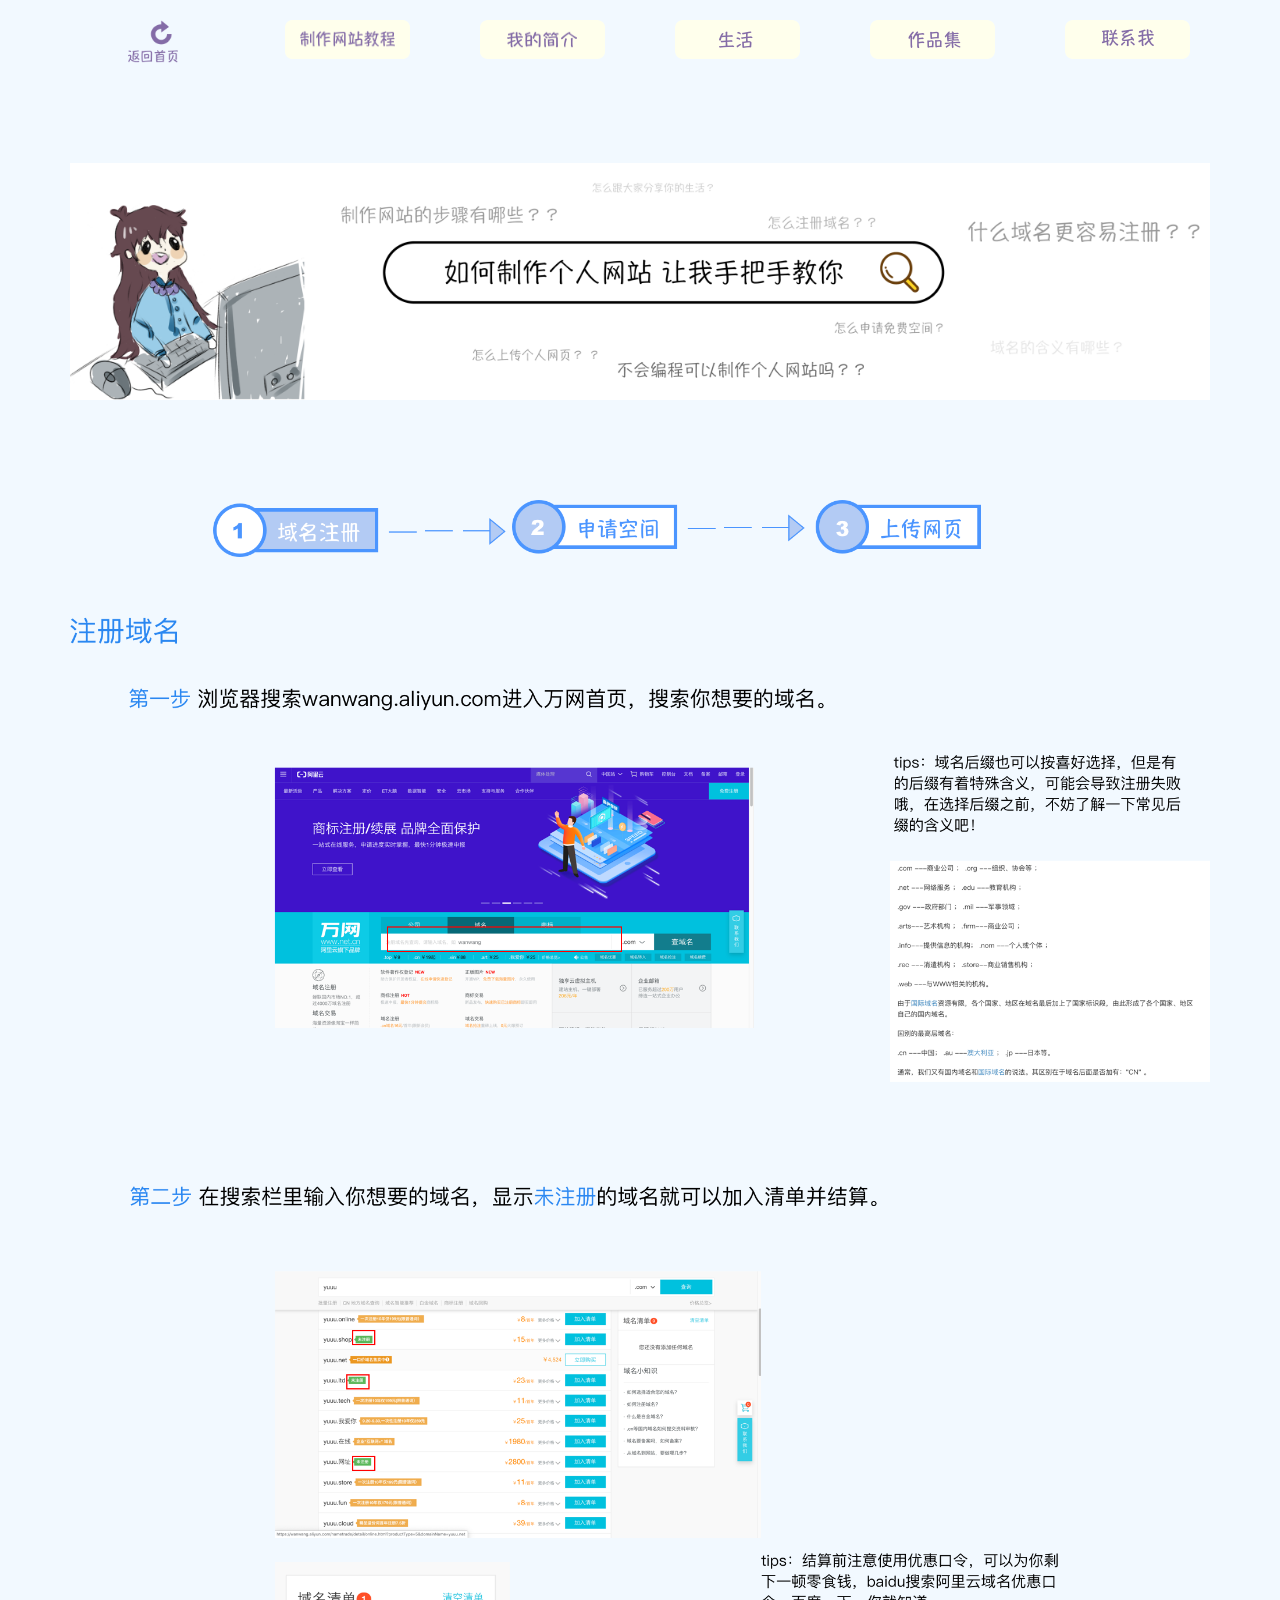
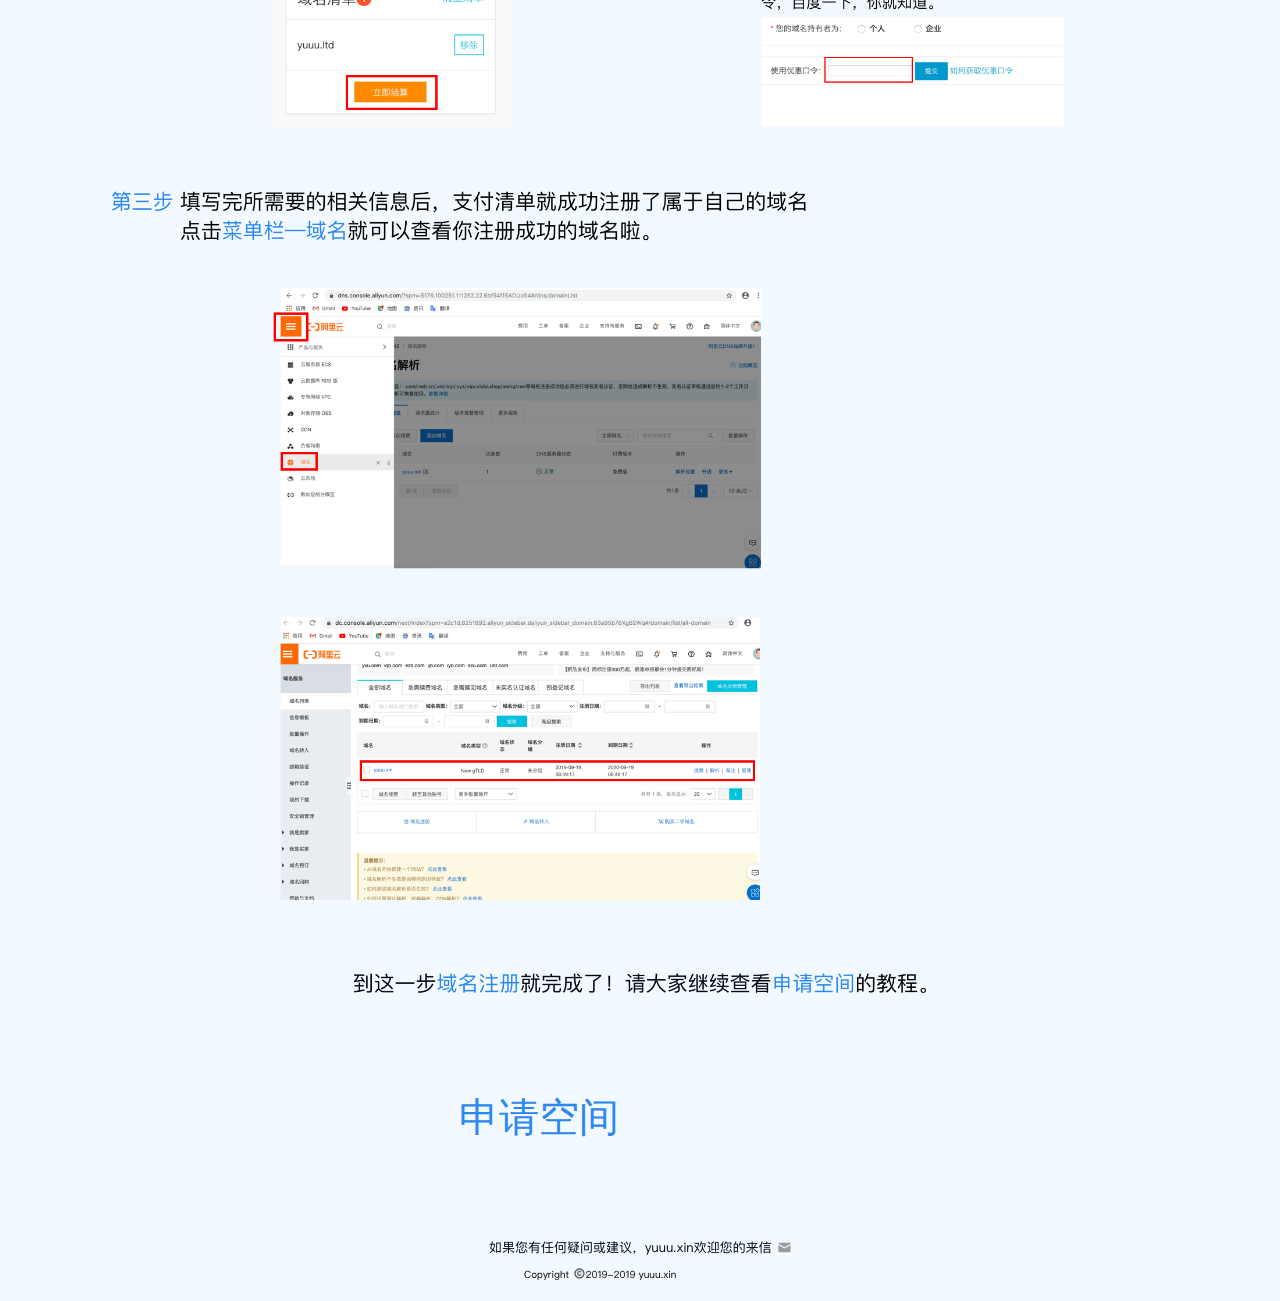
<file: html/yumingzhuce.html>
<!doctype html>
<html>
<head>
    <meta charset="utf-8">
    <meta name="keywords" content="">
    <meta name="description" content="">
    <meta name="viewport" content="width=device-width, initial-scale=1.0, viewport-fit=cover">
    <link rel="shortcut icon" type="image/png" href="favicon.png">
    
	<link rel="stylesheet" type="text/css" href="./css/bootstrap.min.css?109">
	<link rel="stylesheet" type="text/css" href="style.css?3429">
	<link rel="stylesheet" type="text/css" href="./css/font-awesome.min.css">
	
    <title>yumingzhuce</title>


    
<!-- Analytics -->
 
<!-- Analytics END -->
    
</head>
<body>
<!-- Main container -->
<div class="page-container">
    
<!-- bloc-9 -->
<div class="bloc cduia l-bloc bloc-fill-screen" id="bloc-9">
	<div class="container">
		<div class="row">
			<div class="col">
				<div class="row">
					<div class="col">
						<a href="shouye.html"><img src="img/lazyload-ph.png" data-src="img/fanhuishouye.png" class="img-fluid mx-auto d-block img-50-style lazyload" /></a>
					</div>
					<div class="col">
						<img src="img/lazyload-ph.png" data-src="img/daohang1.0.png" class="img-fluid mx-auto d-block img-51-style lazyload" />
					</div>
					<div class="col">
						<a href="index.html"><img src="img/lazyload-ph.png" data-src="img/daohang2.2.png" class="img-fluid mx-auto d-block img-52-style lazyload" /></a>
					</div>
					<div class="col">
						<a href="wodshneghuo.html"><img src="img/lazyload-ph.png" data-src="img/编组%205.png" class="img-fluid mx-auto d-block lazyload" /></a>
					</div>
					<div class="col">
						<a href="baihe.html"><img src="img/lazyload-ph.png" data-src="img/编组%204.png" class="img-fluid mx-auto d-block lazyload" /></a>
					</div>
					<div class="col">
						<a href="lianxiwo.html"><img src="img/lazyload-ph.png" data-src="img/编组%206.png" class="img-fluid mx-auto d-block lazyload" /></a>
					</div>
				</div><img src="img/lazyload-ph.png" data-src="img/bantou.png" class="img-fluid mx-auto d-block dk lazyload" /><img src="img/lazyload-ph.png" data-src="img/yuming.png" class="img-fluid mx-auto d-block dk lazyload" />
				<h1 class="mg-md dk">
					&nbsp; &nbsp; &nbsp; &nbsp; &nbsp; &nbsp; &nbsp; &nbsp; &nbsp; &nbsp; &nbsp; &nbsp; &nbsp; &nbsp; &nbsp; &nbsp; &nbsp; &nbsp;<a class="ltc-bleu-de-france cbjds" href="shengqingkongjian.html">申请空间</a>
				</h1><img src="img/lazyload-ph.png" data-src="img/banquan.png" class="img-fluid mx-auto d-block dk lazyload" />
			</div>
		</div>
	</div>
</div>
<!-- bloc-9 END -->

<!-- ScrollToTop Button -->
<a class="bloc-button btn btn-d scrollToTop" onclick="scrollToTarget('1',this)"><span class="fa fa-chevron-up"></span></a>
<!-- ScrollToTop Button END-->


</div>
<!-- Main container END -->
    

<script src="./js/jquery-3.3.1.min.js?9196"></script>
<script src="./js/bootstrap.bundle.min.js?5815"></script>
<script src="./js/blocs.min.js?2557"></script>
<script src="./js/lazysizes.min.js" defer></script>
<!-- Additional JS END -->



<!-- Preloader -->
<div id="page-loading-blocs-notifaction" class="page-preloader"></div>
<!-- Preloader END -->

</body>
</html>
</file>
<file: html/style.css>
/*-----------------------------------------------------------------------------------
	    My Site
        Built with Blocs
-----------------------------------------------------------------------------------*/
 
body{
	margin:0;
	padding:0;
    background:#FFFFFF;
    overflow-x:hidden;
    -webkit-font-smoothing: antialiased;
    -moz-osx-font-smoothing: grayscale;
}
.page-container{overflow-x:hidden;} /* Prevents unwanted scroll space when scroll FX used. */
a,button{transition: background .3s ease-in-out;outline: none!important;} /* Prevent ugly blue glow on chrome and safari */
a:hover{text-decoration: none; cursor:pointer;}


/* Preloader */

.page-preloader{position: fixed;top: 0;bottom: 0;width: 100%;z-index:100000;background:#FFFFFF url("img/pageload-spinner.gif") no-repeat center center;}

/* = Blocs
-------------------------------------------------------------- */

.bloc{
	width:100%;
	clear:both;
	background: 50% 50% no-repeat;
	padding:0 50px;
	-webkit-background-size: cover;
	-moz-background-size: cover;
	-o-background-size: cover;
	background-size: cover;
	position:relative;
	display:flex;
}
.bloc .container{
	padding-left:0;
	padding-right:0;
}


/* Sizes */

.bloc-lg{
	padding:100px 50px;
}

/* = Full Screen Blocs 
-------------------------------------------------------------- */

.bloc-fill-screen{
	min-height:100vh;
	display: flex;
	flex-direction: column;
	padding-top:20px;
	padding-bottom:20px;
}
.bloc-fill-screen > .container{
	align-self: flex-middle;
	flex-grow: 1;
	display: flex;
}
.bloc-fill-screen > .container > .row{
	flex-grow: 1;
	align-self: center;
	width:100%;
}
.bloc-fill-screen .fill-bloc-top-edge, .bloc-fill-screen .fill-bloc-bottom-edge{
	flex-grow: 0;
}
.bloc-fill-screen .fill-bloc-top-edge{
	align-self: flex-start;
}
.bloc-fill-screen .fill-bloc-bottom-edge{
	align-self: flex-end;
}


/* Background Styles */

.bg-center,.bg-l-edge,.bg-r-edge,.bg-t-edge,.bg-b-edge,.bg-tl-edge,.bg-bl-edge,.bg-tr-edge,.bg-br-edge,.bg-repeat{
	-webkit-background-size: auto!important;
	-moz-background-size: auto!important;
	-o-background-size: auto!important;
	background-size: auto!important;
}
.bg-repeat{
	background:repeat;
}


/* Light theme */

.d-bloc .card,.l-bloc{
	color:rgba(0,0,0,.5);
}
.d-bloc .card button:hover,.l-bloc button:hover{
	color:rgba(0,0,0,.7);
}
.l-bloc .icon-round,.l-bloc .icon-square,.l-bloc .icon-rounded,.l-bloc .icon-semi-rounded-a,.l-bloc .icon-semi-rounded-b{
	border-color:rgba(0,0,0,.7);
}
.d-bloc .card .divider-h span,.l-bloc .divider-h span{
	border-color:rgba(0,0,0,.1);
}
.d-bloc .card .a-btn,.l-bloc .a-btn,.l-bloc .navbar a,.l-bloc a .icon-sm, .l-bloc a .icon-md, .l-bloc a .icon-lg, .l-bloc a .icon-xl, .l-bloc h1 a, .l-bloc h2 a, .l-bloc h3 a, .l-bloc h4 a, .l-bloc h5 a, .l-bloc h6 a, .l-bloc p a{
	color:rgba(0,0,0,.6);
}
.d-bloc .card .a-btn:hover,.l-bloc .a-btn:hover,.l-bloc .navbar a:hover, .l-bloc a:hover .icon-sm, .l-bloc a:hover .icon-md, .l-bloc a:hover .icon-lg, .l-bloc a:hover .icon-xl, .l-bloc h1 a:hover, .l-bloc h2 a:hover, .l-bloc h3 a:hover, .l-bloc h4 a:hover, .l-bloc h5 a:hover, .l-bloc h6 a:hover, .l-bloc p a:hover{
	color:rgba(0,0,0,1);
}
.l-bloc .navbar-toggle .icon-bar{
	color:rgba(0,0,0,.6);
}
.d-bloc .card .btn-wire,.d-bloc .card .btn-wire:hover,.l-bloc .btn-wire,.l-bloc .btn-wire:hover{
	color:rgba(0,0,0,.7);
	border-color:rgba(0,0,0,.3);
}


/* = NavBar
-------------------------------------------------------------- */

.hero .hero-nav{
	padding-left:inherit;
	padding-right:inherit;
}
/* Handle Multi Level Navigation */.navbar-light .navbar-nav .nav-link {
	color: rgb(64, 64, 64);
}
.btco-menu li > a {
	padding: 10px 15px;
	color: #000;
}
.btco-menu .active a:focus,.btco-menu li a:focus ,.navbar > .show > a:focus{
	background: transparent;
	outline: 0;
}
.dropdown-menu .show > .dropdown-toggle::after{
	transform: rotate(-90deg);
}

/* = Bric adjustment margins
-------------------------------------------------------------- */

.mg-md{
	margin-top:10px;
	margin-bottom:20px;
}

/* = Buttons
-------------------------------------------------------------- */

.btn-d,.btn-d:hover,.btn-d:focus{
	color:#FFF;
	background:rgba(0,0,0,.3);
}

/* Prevent ugly blue glow on chrome and safari */
button{
	outline: none!important;
}






.card-sq, .card-sq .card-header, .card-sq .card-footer{
	border-radius:0;
}
.card-rd{
	border-radius:30px;
}
.card-rd .card-header{
	border-radius:29px 29px 0 0;
}
.card-rd .card-footer{
	border-radius:0 0 29px 29px;
}





/* ScrollToTop button */

.scrollToTop{
	width:40px;
	height:40px;
	position:fixed;
	bottom:20px;
	right:20px;
	opacity: 0;
	z-index: 500;
	transition: all .3s ease-in-out;
}
.scrollToTop span{
	margin-top: 6px;
}
.showScrollTop{
	font-size: 14px;
	opacity: 1;
}

/* = Custom Styling
-------------------------------------------------------------- */

h1,h2,h3,h4,h5,h6,p,label,.btn,a{
	font-family:"Helvetica";
}
.container{
	max-width:1140px;
}
.x{
	background-color:#AAA2CF;
}
.xs{
	margin-top:100px;
	border-radius:10px 10px 10px 10px;
}
.zi{
	margin:300px 300px 300px 300px;
}
.ziti{
	background-color:transparent;
}
.sd{
	margin:120px 120px 120px 120px;
}
.xz{
	;
}
.xc{
	margin-bottom:300px;
}
.we{
	;
}
.j{
	margin-bottom:200px;
	padding-top:100px;
	padding-bottom:100px;
	padding-left:200px;
}
.img-style{
	width:50px;
}
.img-jianj-style{
	;
}
.img-fanhuishou-style{
	width:50px;
}
.img-daohan-style{
	width:125px;
	height:39px;
}
.img-17-style{
	height:39px;
}
.img-lianxiwo-style{
	width:125px;
	height:39px;
}
.i{
	padding:100px 150px 100px 150px;
}
.img-9-style{
	width:127px;
	height:33px;
}
.l{
	margin-top:100px;
	margin-right:100px;
	margin-bottom:150px;
}
.img-10-style{
	height:33px;
}
.q{
	margin-bottom:150px;
	padding-bottom:100px;
}
.f33{
	margin-bottom:0px;
	background-color:#E8F6EA;
}
.w{
	margin-top:30px;
}
.img-banqu-style{
	width:150px;
}
.img-8-style{
	width:150px;
}
.img-编组-5-style{
	height:33px;
}
.img-编组-4-style{
	height:33px;
}
.img-编组-6-style{
	height:33px;
}
.img-baihehsu-style{
	width:250px;
}
.k{
	margin-left:100px;
}
.h{
	margin-top:100px;
}
p{
	background-color:#FFF5D6;
}
.cxd{
	background-color:#FFF5D6;
}
.img-chujushu-style{
	width:250px;
	margin-bottom:100px;
}
.o{
	margin-top:200px;
}
.img-27-style{
	width:250px;
}
.s{
	background-color:transparent;
}
.cdjsv{
	background-color:transparent;
}
.cmks{
	background-color:#F9FFF0;
}
.cndijs{
	background-color:transparent;
}
.zii{
	background-color:transparent;
	text-align:left;
	font-family:"helvetica";
}
.img-28-style{
	width:50px;
}
.dw7{
	padding-left:50px;
	margin:100px 100px 100px 100px;
}
.vfa{
	margin-top:100px;
	margin-right:100px;
	margin-left:100px;
	padding-top:100px;
}
.img-29-style{
	height:48px;
	width:170px;
}
.miaoosdnv{
	padding-right:50px;
	padding-bottom:50px;
	padding-left:50px;
	margin-top:130px;
}
.hvds{
	padding-right:50px;
	padding-left:50px;
	margin-top:100px;
}
.img-32-style{
	height:48px;
}
.zhaopian{
	margin-top:100px;
	margin-bottom:100px;
}
.img-33-style{
	width:139px;
	height:48px;
}
.img-26-style{
	width:50px;
}
.img-28-daohan-style{
	width:125px;
	height:39px;
}
.img-zuoi-style{
	width:125px;
	height:39px;
}
.dj{
	padding-right:150px;
	padding-bottom:150px;
	padding-left:150px;
}
.cduia{
	background-color:#F2F9FF;
}
.img-50-style{
	width:50px;
}
.img-52-style{
	width:125px;
	height:39px;
}
.img-51-style{
	width:125px;
	height:39px;
}
.dk{
	margin-top:100px;
}
.kbfg{
	background-color:transparent;
}
.img-59-style{
	width:50px;
}
.img-61-style{
	width:125px;
	height:39px;
}
.img-60-style{
	width:128px;
	height:39px;
}
.img-68-style{
	width:50px;
}
.img-70-style{
	width:125px;
	height:39px;
}
.img-69-style{
	width:125px;
	height:39px;
}
.img-shangchuanwang-style{
	width:1440px;
}

/* = Colour
-------------------------------------------------------------- */


/* Link colour styles */

.ltc-bleu-de-france{
	color:#2B87F1!important;
}
.ltc-bleu-de-france:hover{
	color:#226cc1!important;
}

/* Bloc image backgrounds */

.bg-beijing1{
	background-image:url("img/beijing1.png");
}
.bg-编组{
	background-image:url("img/编组.png");
}
.bg-beijing3{
	background-image:url("img/beijing3.png");
}
.bg-baihe{
	background-image:url("img/baihe.png");
}
.bg-chuju{
	background-image:url("img/chuju.png");
}
.bg-beij10{
	background-image:url("img/beij10.png");
}
.bg-biejng12{
	background-image:url("img/biejng12.png");
}
.bg-鳖精{
	background-image:url("img/鳖精.png");
}



/* = Mobile adjustments 
-------------------------------------------------------------- */
@media (max-width: 1024px)
{
    .bloc{
        padding-left: 20px; 
        padding-right: 20px;  
    }
    .bloc.full-width-bloc, .bloc-tile-2.full-width-bloc .container, .bloc-tile-3.full-width-bloc .container, .bloc-tile-4.full-width-bloc .container{
        padding-left: 0; 
        padding-right: 0;  
    }
}
@media (max-width: 991px)
{
    .container{width:100%;}
    .page-container, #hero-bloc{overflow-x: hidden;position: relative;} /* Prevent unwanted side scroll on mobile */
    .bloc{padding-left: constant(safe-area-inset-left);padding-right: constant(safe-area-inset-right);} /* iPhone X Notch Support*/
    .bloc-group, .bloc-group .bloc{display:block;width:100%;}
}
@media (max-width: 767px)
{
    .page-container{
        overflow-x: hidden;
        position:relative;
    }
    .bloc-tile-2 .container, .bloc-tile-3 .container, .bloc-tile-4 .container{
        padding-left:0;padding-right:0;
    }
    .a-block{
        padding:0 10px;
    }
    .btn-dwn{
       display:none; 
    }
    .voffset{
        margin-top:5px;
    }
    .voffset-md{
        margin-top:20px;
    }
    .voffset-lg{
        margin-top:30px;
    }
    form{
        padding:5px;
    }
    .close-lightbox{
        display:inline-block;
    }
    .blocsapp-device-iphone5{
	   background-size: 216px 425px;
	   padding-top:60px;
	   width:216px;
	   height:425px;
    }
    .blocsapp-device-iphone5 img{
	   width: 180px;
	   height: 320px;
    }
}
</file>
